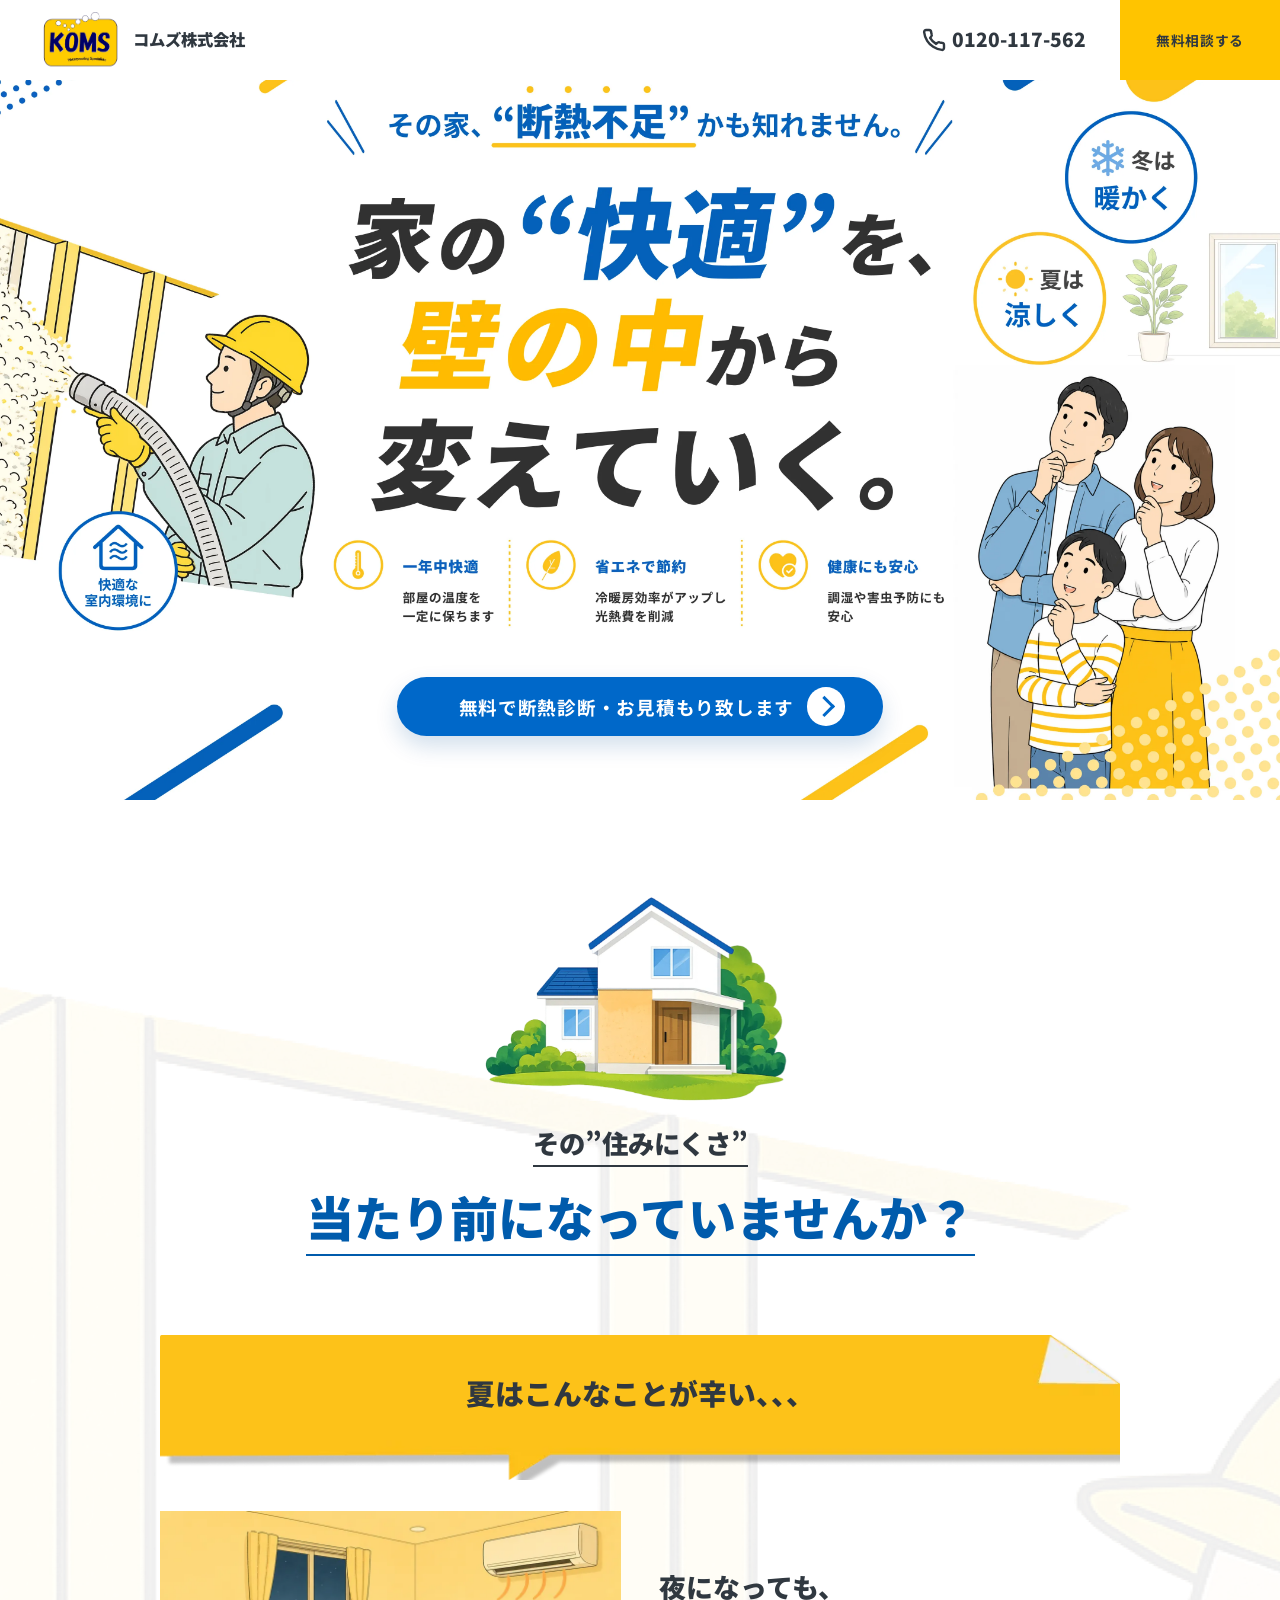
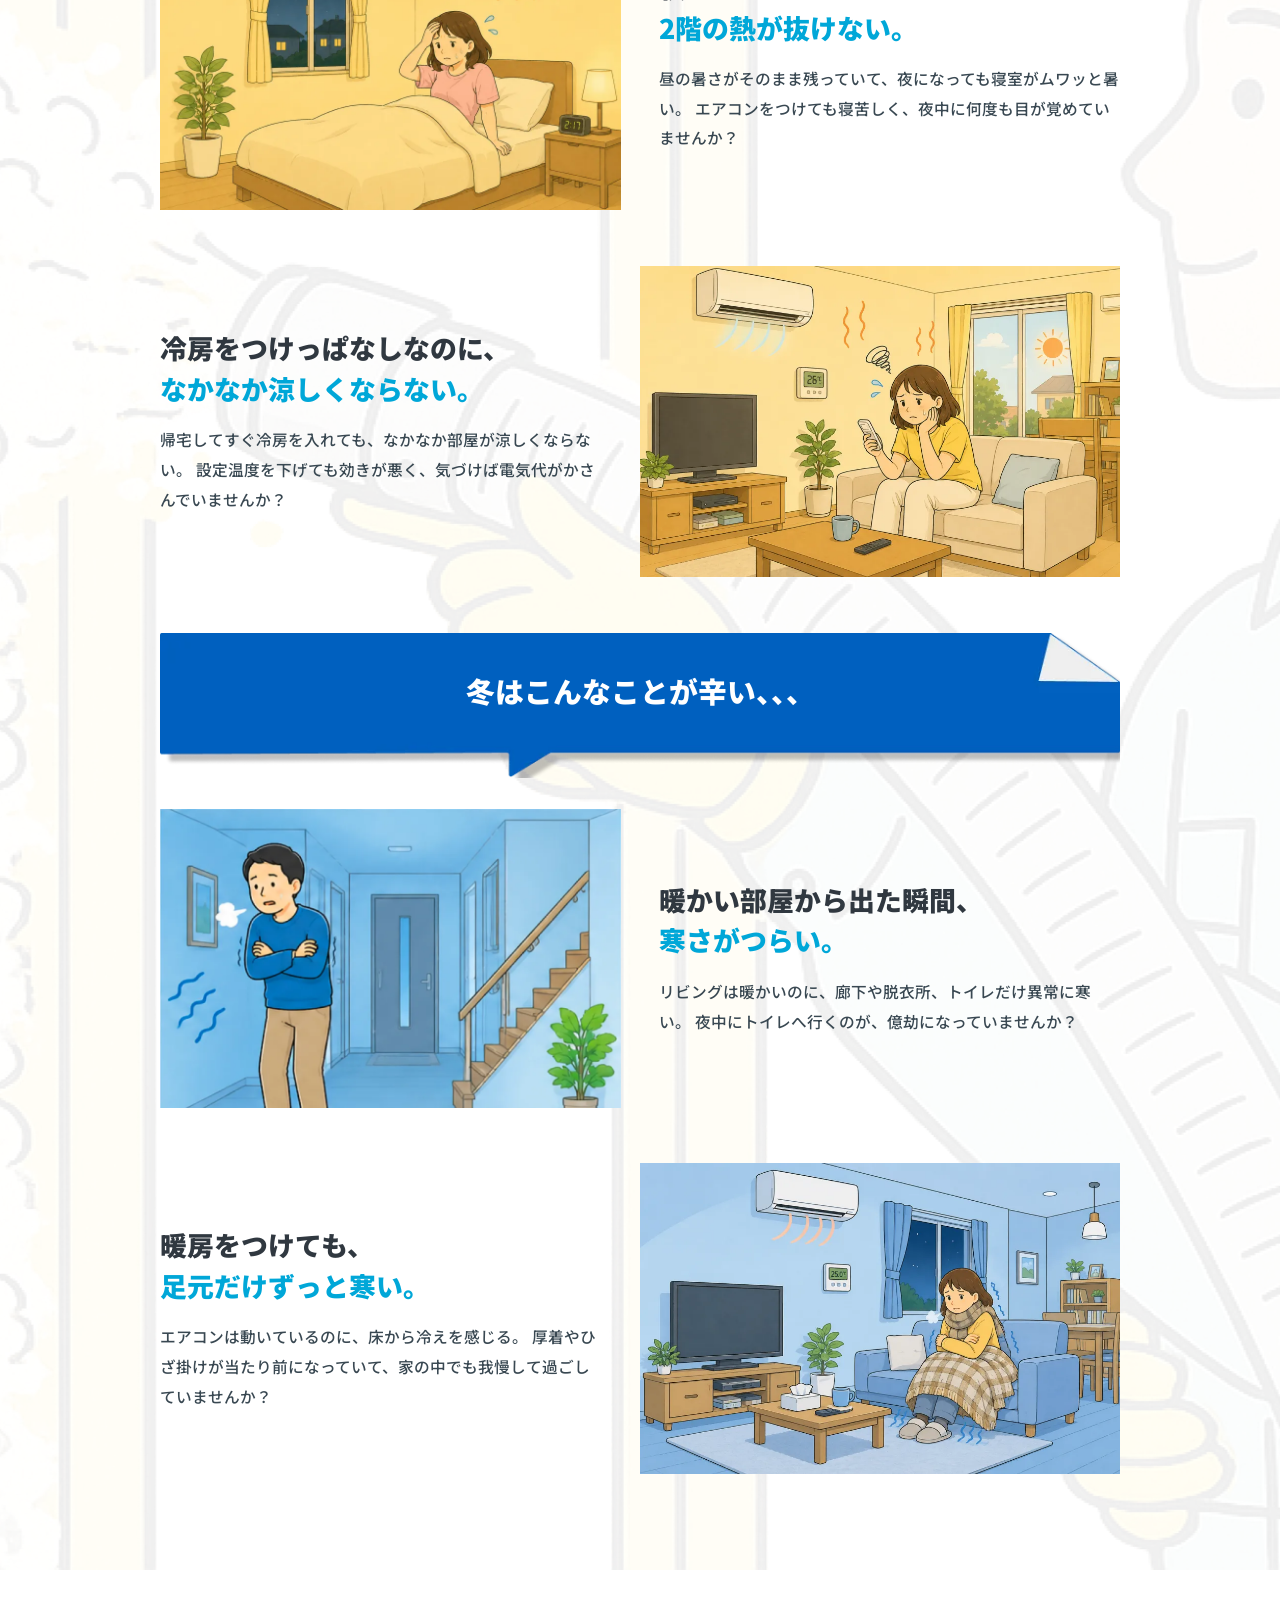
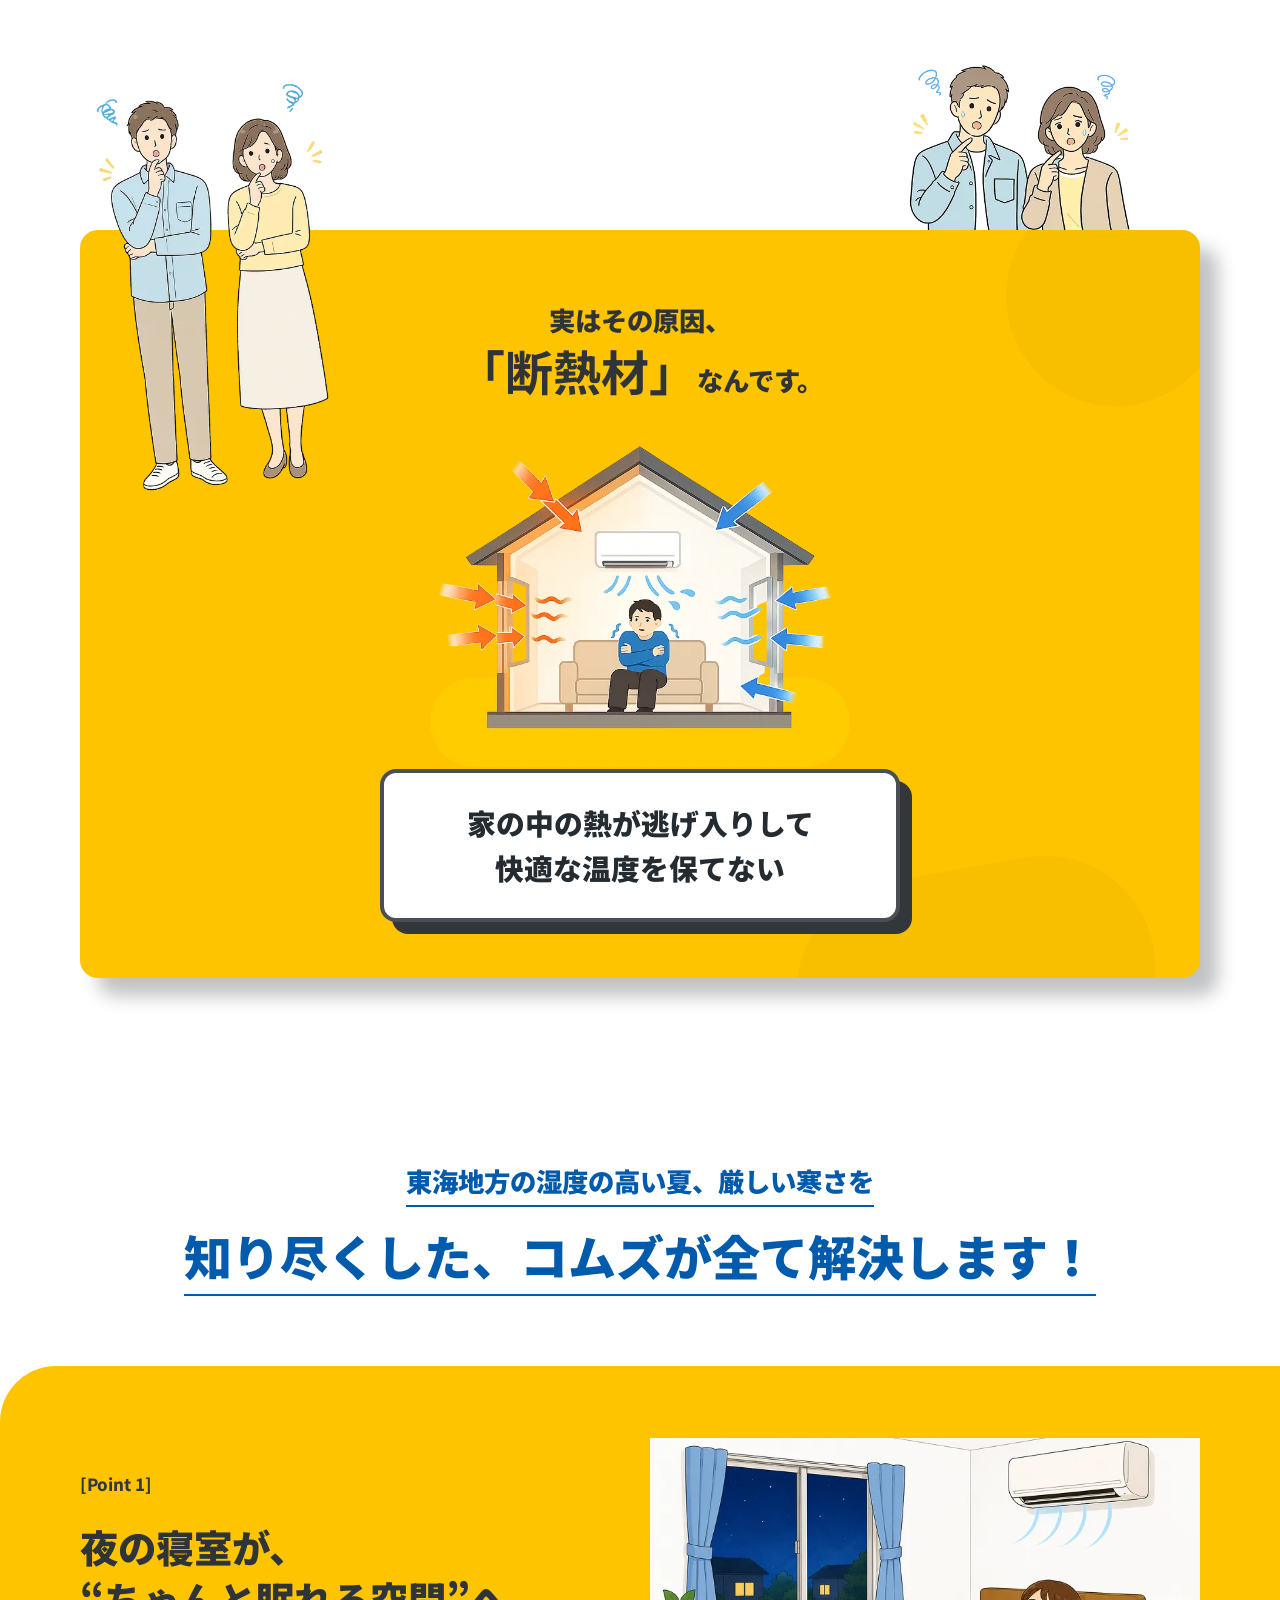
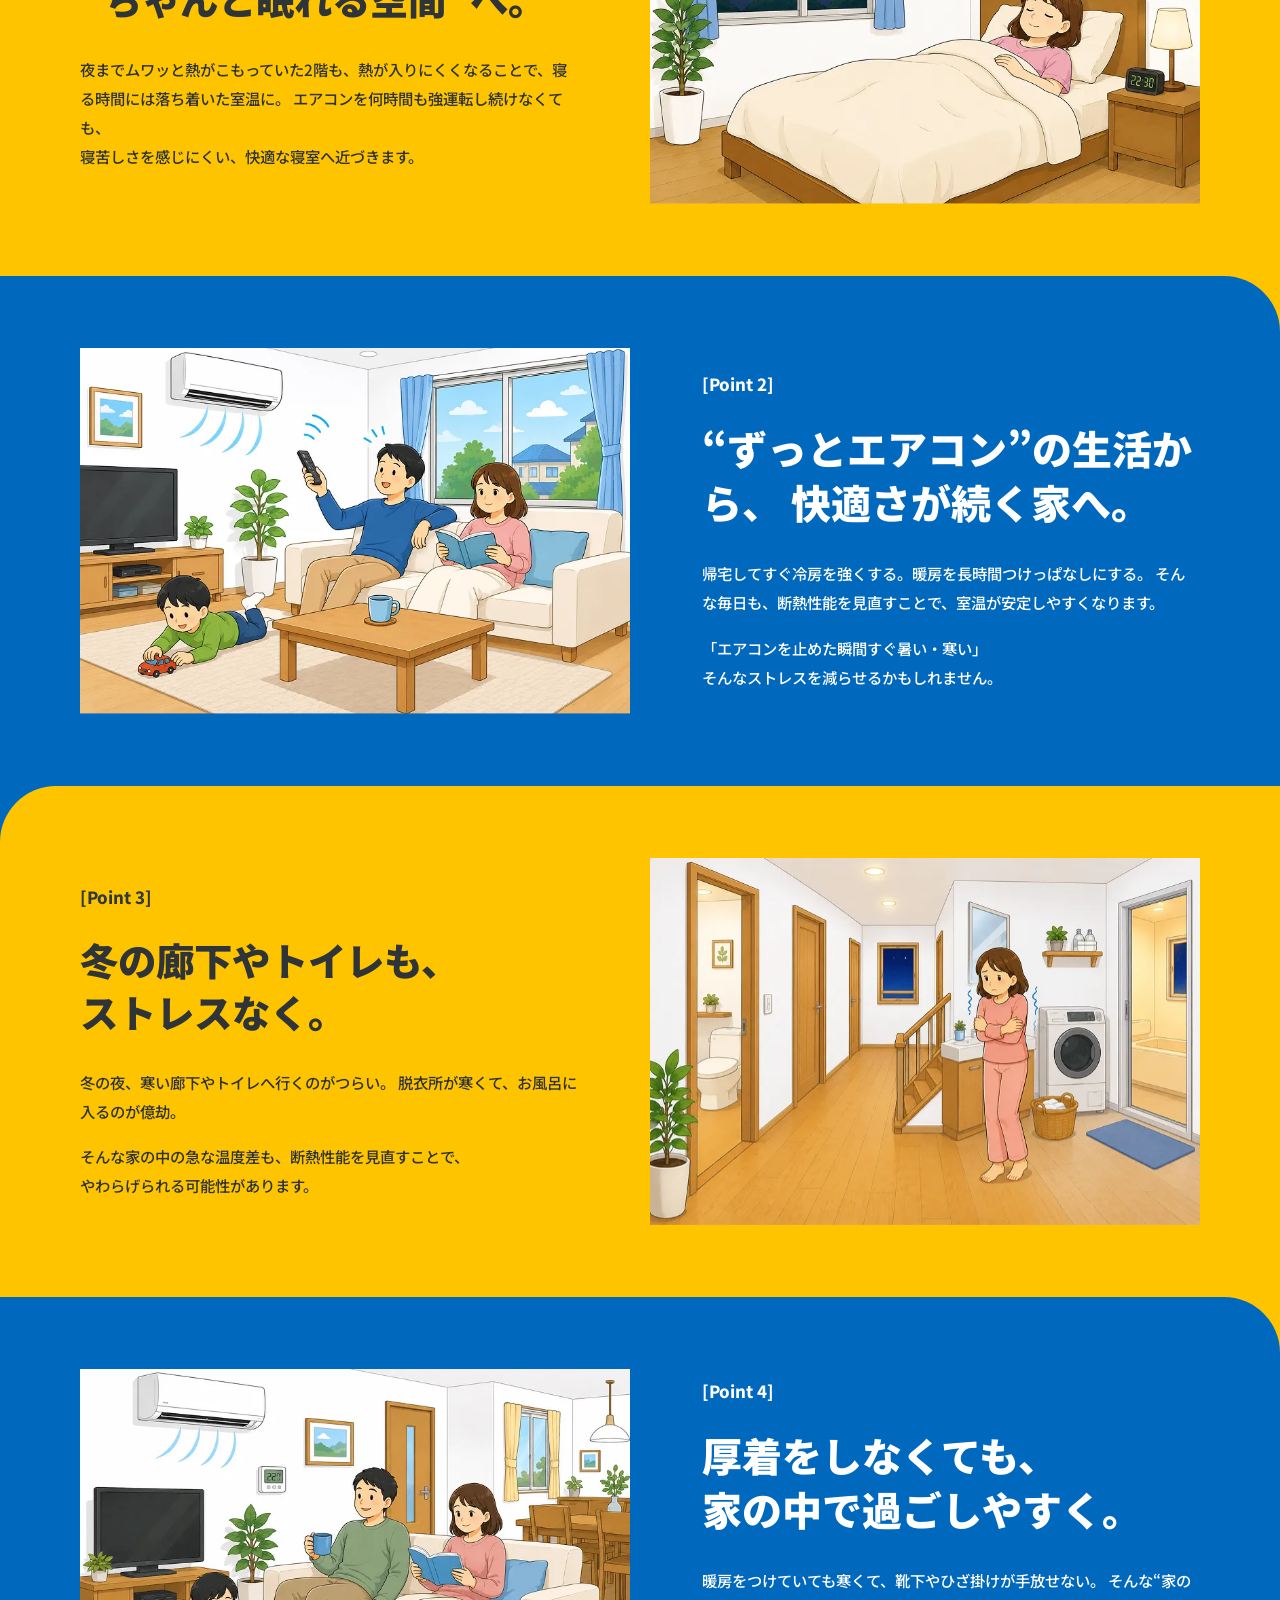
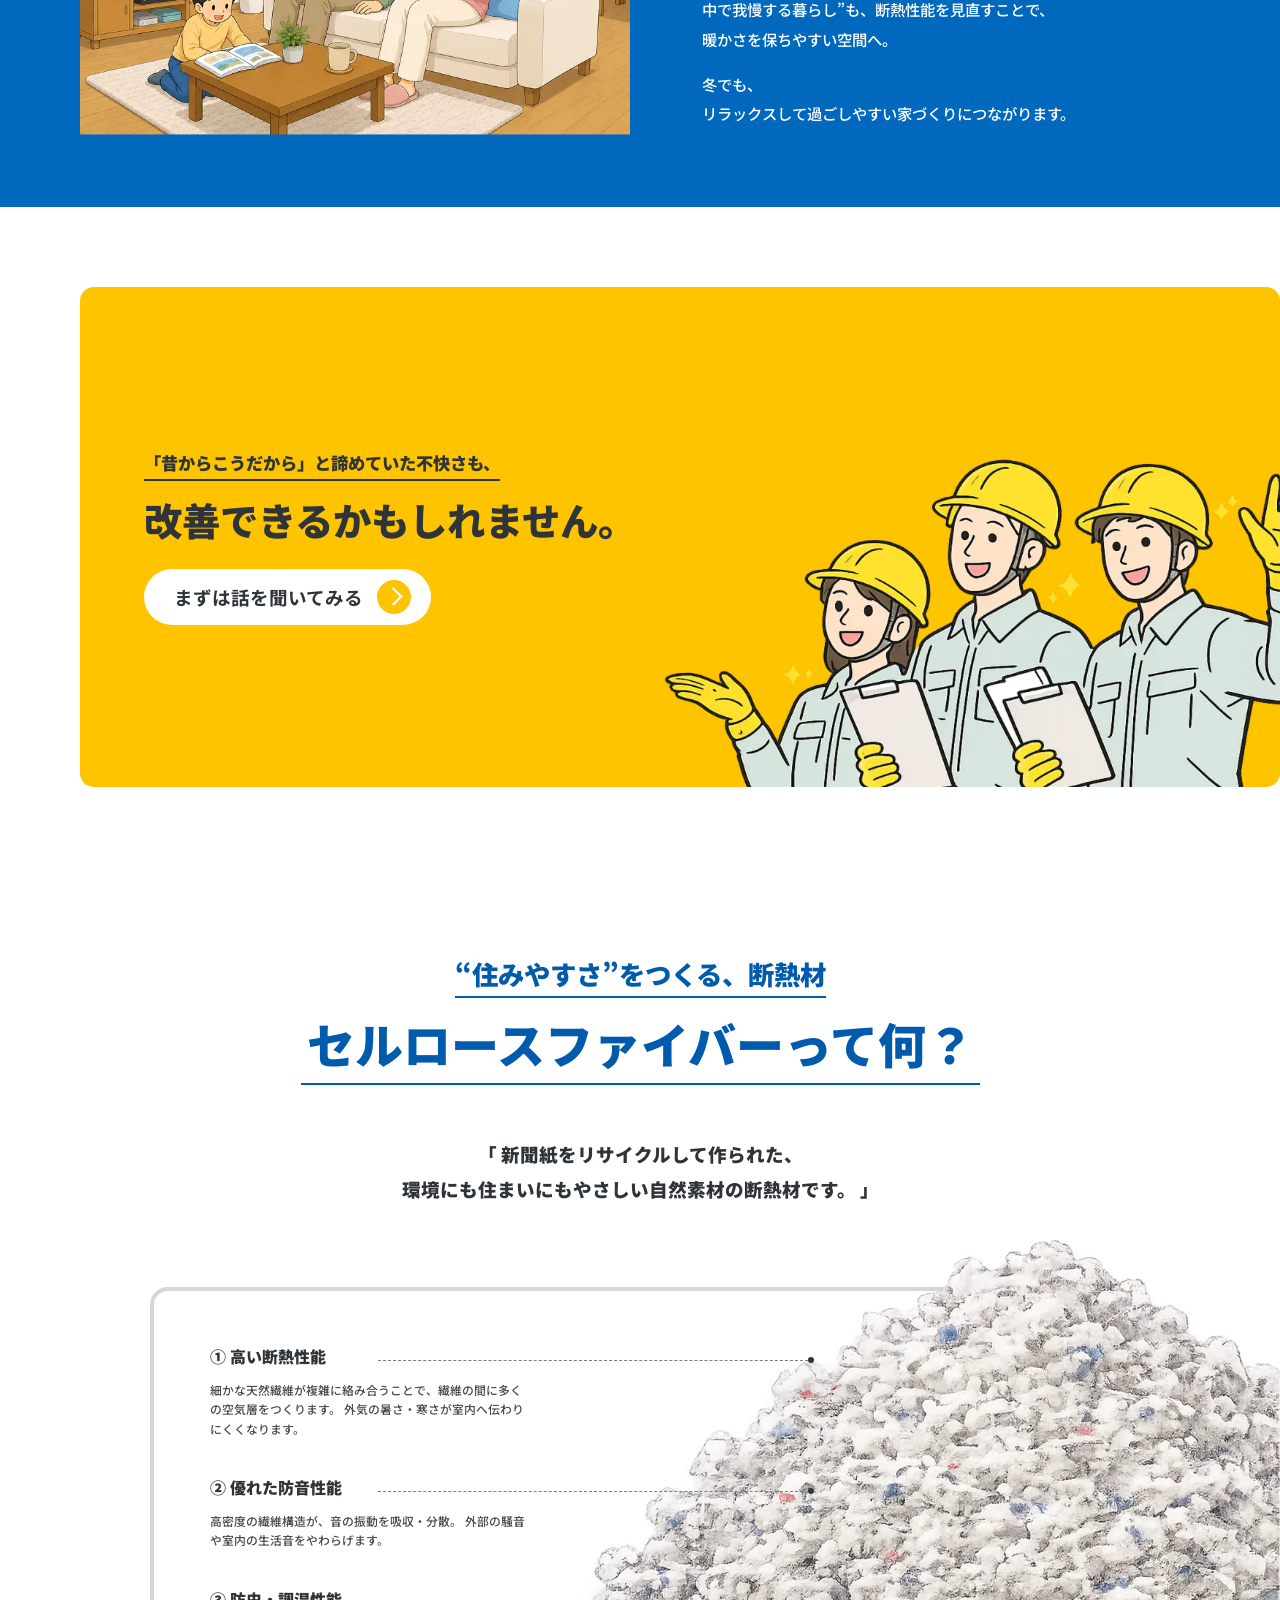
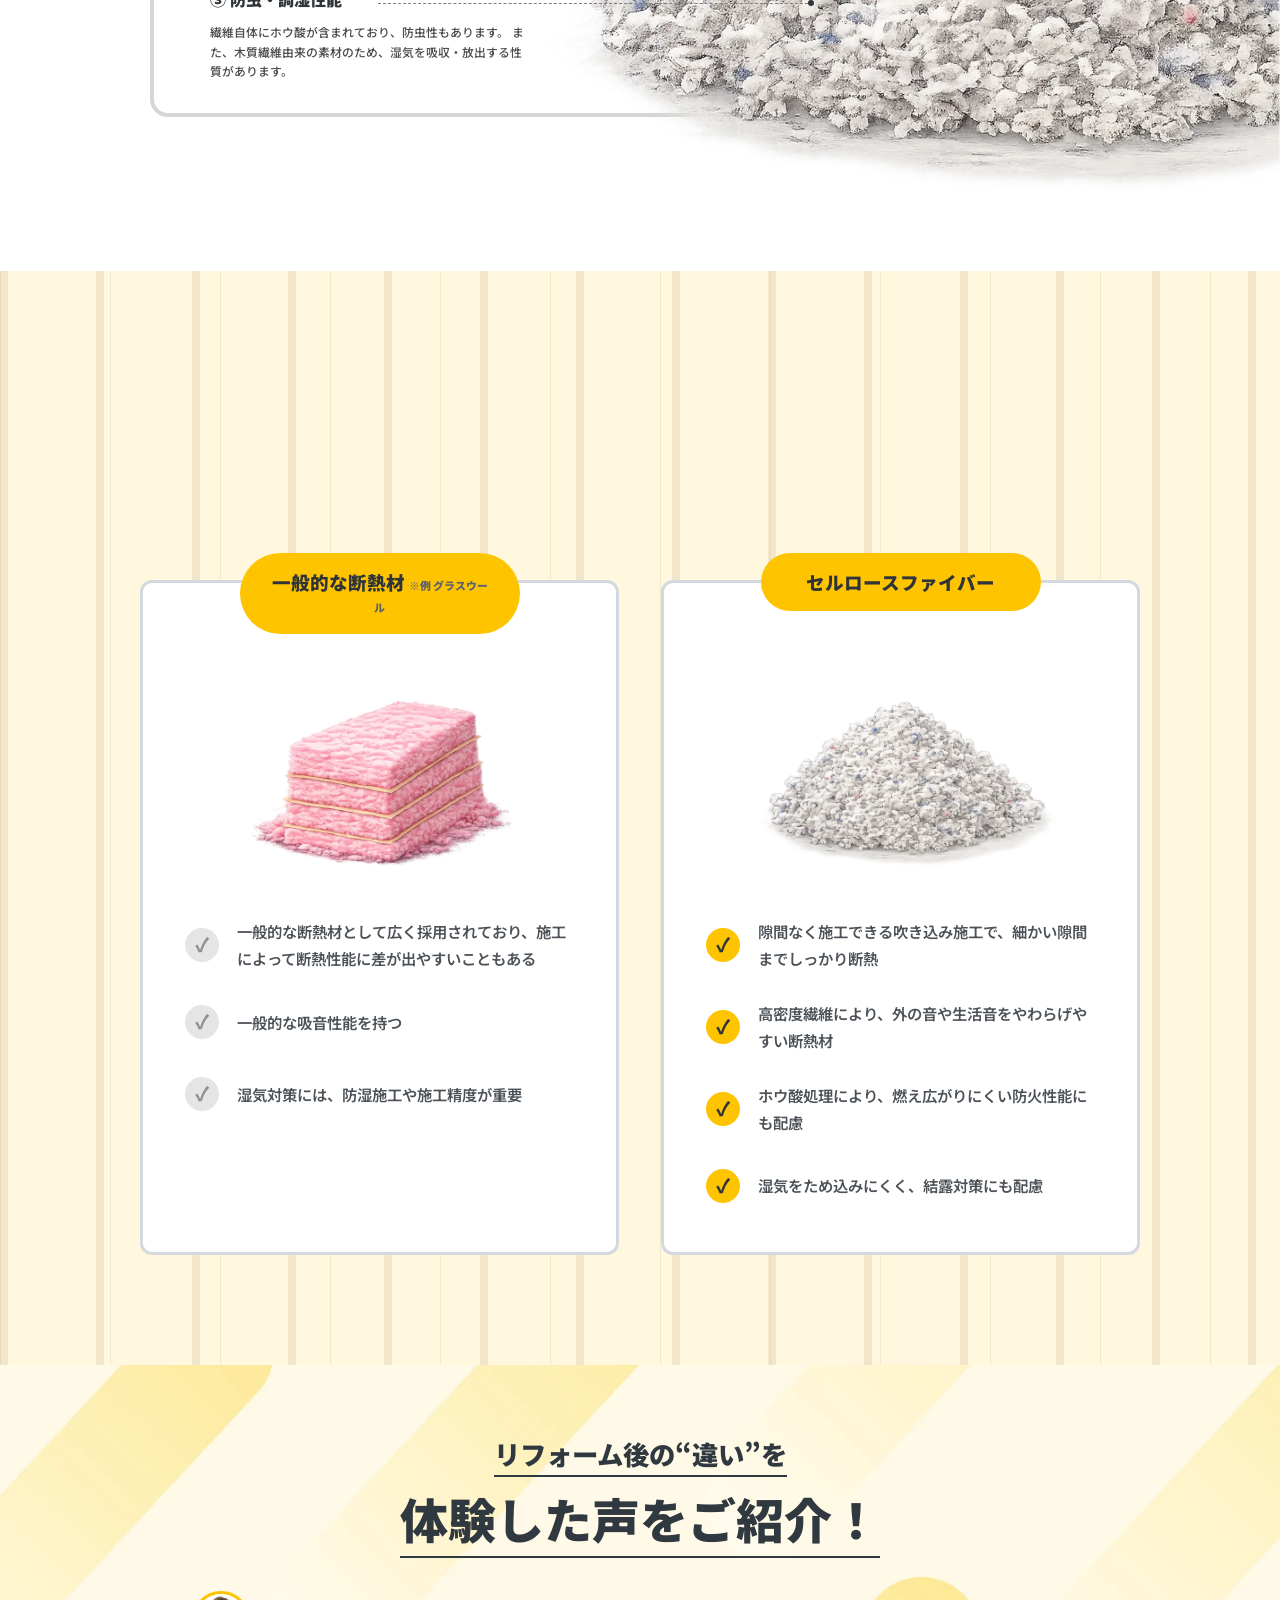
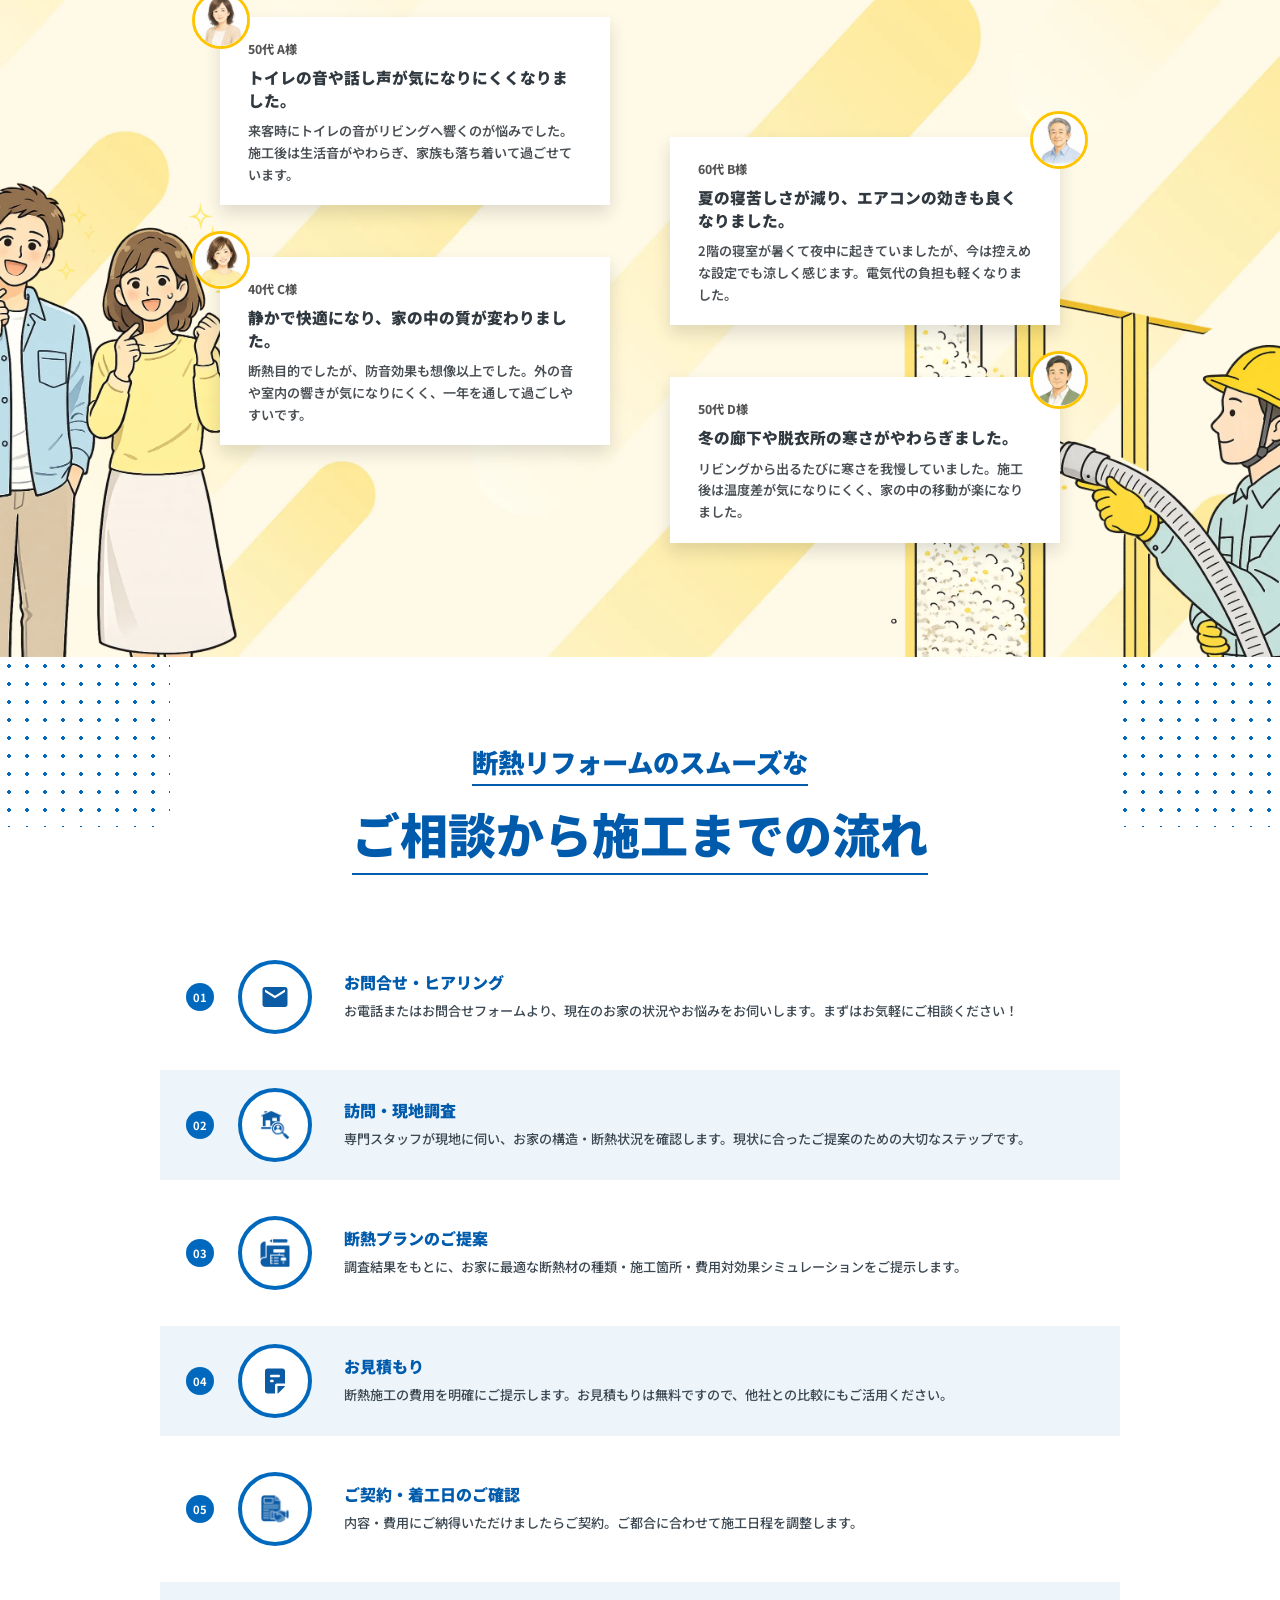
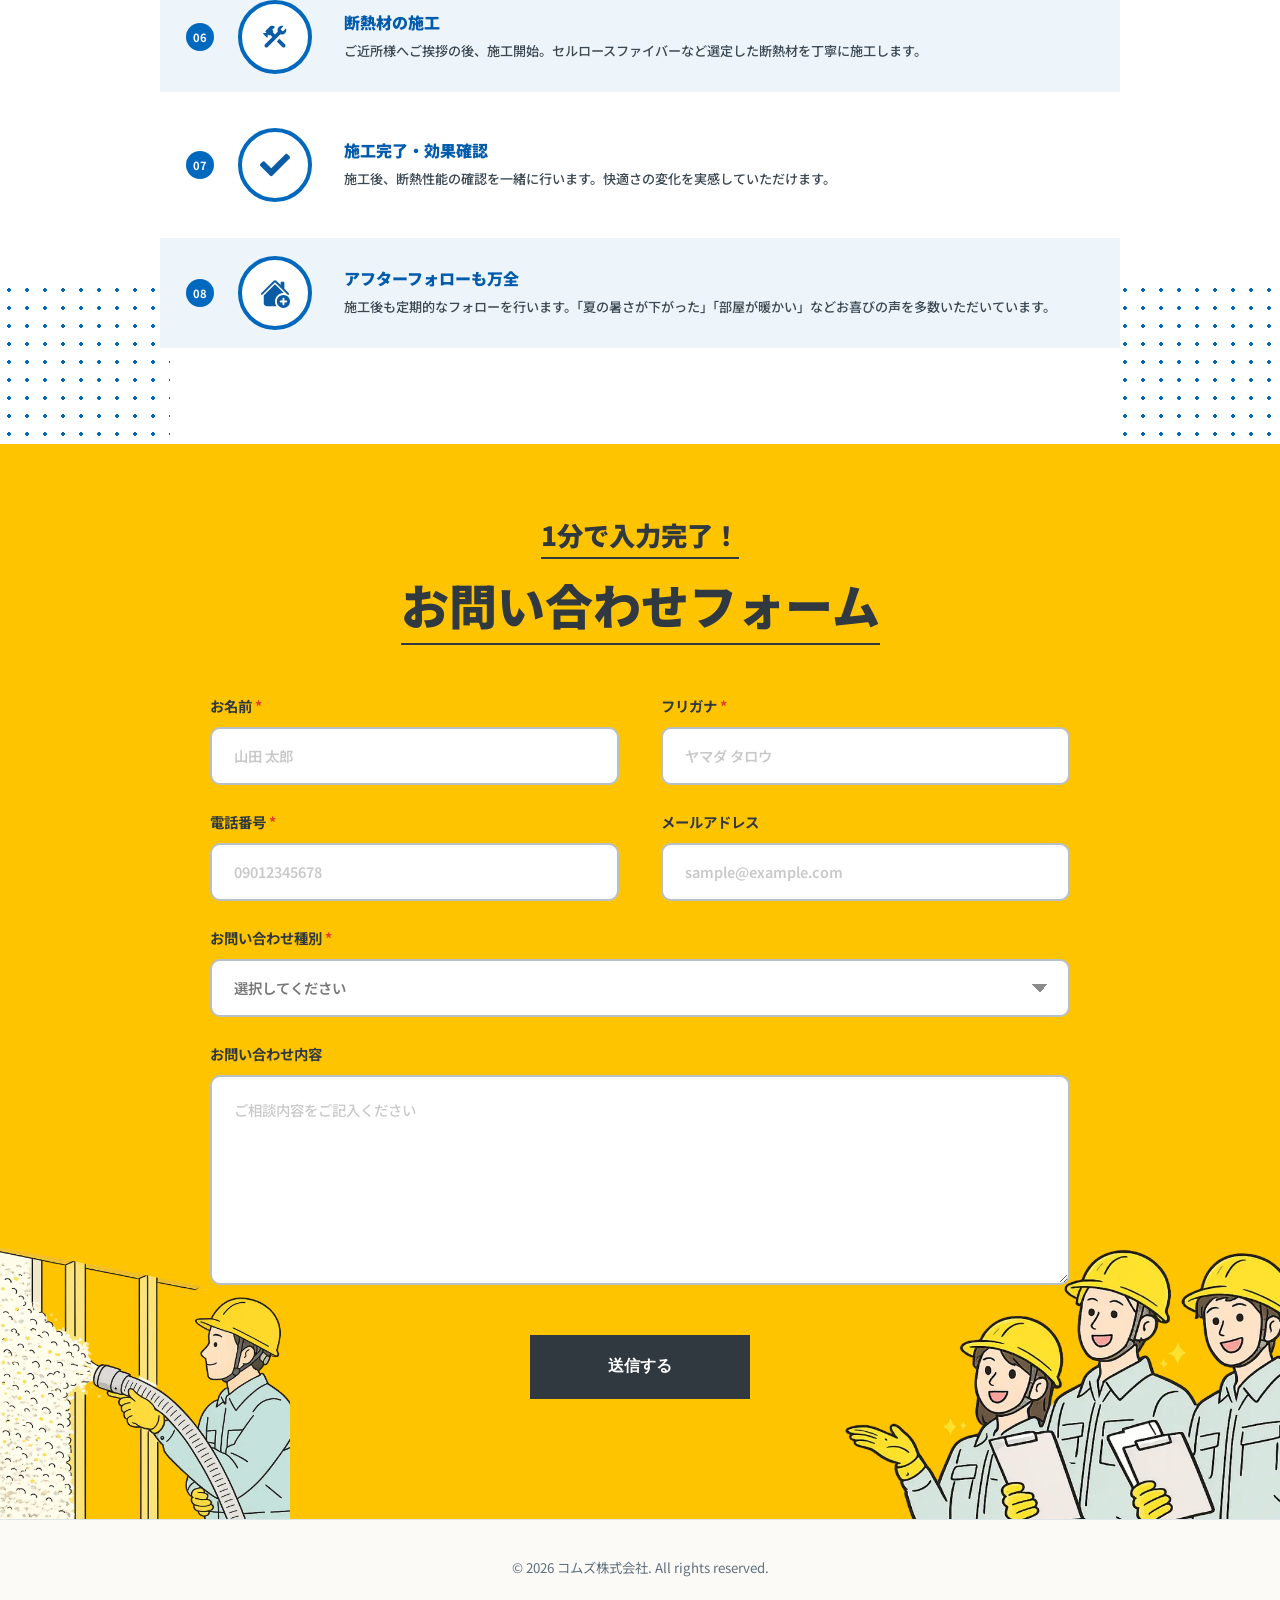
<file: index.html>
<!DOCTYPE html>
<html lang="ja">
<head>
  <meta charset="UTF-8">
  <meta name="viewport" content="width=device-width, initial-scale=1.0">
  <meta name="description" content="東海地方の気候を知るコムズ株式会社が、断熱材の見直しで夏は涼しく冬は暖かい住まいづくりをサポート。無料診断・お見積もり受付中。">
  <title>断熱リフォームで夏は涼しく冬は暖かい住まいへ｜コムズ株式会社</title>
  <meta property="og:type" content="website">
  <meta property="og:site_name" content="コムズ株式会社">
  <meta property="og:title" content="断熱リフォームで夏は涼しく冬は暖かい住まいへ｜コムズ株式会社">
  <meta property="og:description" content="東海地方の気候を知るコムズ株式会社が、断熱材の見直しで夏は涼しく冬は暖かい住まいづくりをサポート。無料診断・お見積もり受付中。">
  <meta property="og:image" content="assets/images/ogp.png">
  <meta property="og:image:width" content="2400">
  <meta property="og:image:height" content="1260">
  <meta name="twitter:card" content="summary_large_image">
  <meta name="twitter:title" content="断熱リフォームで夏は涼しく冬は暖かい住まいへ｜コムズ株式会社">
  <meta name="twitter:description" content="東海地方の気候を知るコムズ株式会社が、断熱材の見直しで夏は涼しく冬は暖かい住まいづくりをサポート。無料診断・お見積もり受付中。">
  <meta name="twitter:image" content="assets/images/ogp.png">
  <link rel="icon" href="assets/images/favicon.png" type="image/png">
  <link rel="apple-touch-icon" href="assets/images/favicon.png">
  <link rel="preconnect" href="https://fonts.googleapis.com">
  <link rel="preconnect" href="https://fonts.gstatic.com" crossorigin>
  <link href="https://fonts.googleapis.com/css2?family=Noto+Sans+JP:wght@400;500;700;900&display=swap" rel="stylesheet">
  <link rel="stylesheet" href="assets/css/style.css">
</head>
<body>
  <!-- Header -->
  <header class="site-header">
    <div class="site-header__inner">
      <a class="site-logo" href="#" aria-label="コムズ株式会社 トップへ">
        <img class="site-logo__mark" src="assets/images/logo.png" alt="">
        <span class="site-logo__name">コムズ株式会社</span>
      </a>

      <div class="header-actions">
        <a class="header-phone" href="tel:0120117562" aria-label="電話で相談する">0120-117-562</a>
        <a class="header-cta" href="#contact">無料相談する</a>
      </div>
    </div>
  </header>
  <!-- /Header -->

  <main>
    <!-- Hero -->
    <section class="hero">
      <picture>
        <source srcset="assets/images/fv-sp.webp" media="(max-width: 560px)">
        <img class="hero__image" src="assets/images/fv1.webp" alt="KOMSのファーストビュー">
      </picture>
      <a class="hero__cta" href="#contact">
        <span>無料で断熱診断・お見積もり致します</span>
        <span class="hero__cta-icon" aria-hidden="true"></span>
      </a>
    </section>
    <!-- /Hero -->

    <!-- Empathy -->
    <section class="empathy" aria-labelledby="empathy-title">
      <div class="section__inner empathy__inner">
        <img
          class="empathy__title-image"
          src="assets/images/relate-title-img.webp"
          alt="その住みにくさ、当たり前になっていませんか？"
        >

        <h2 id="empathy-title" class="empathy__title">
          <span class="empathy__title-sub">その”住みにくさ”</span>
          <span class="empathy__title-main">当たり前になっていませんか？</span>
        </h2>

        <div class="empathy__content">
          <section class="empathy-season empathy-season--summer" aria-labelledby="summer-title">
            <h3 id="summer-title" class="empathy-season__heading">
              <img src="assets/images/obi1.webp" alt="" aria-hidden="true">
              <span>夏はこんなことが辛い、、、</span>
            </h3>

            <div class="empathy-card-list">
              <article class="empathy-card empathy-card--image-left">
                <img
                  class="empathy-card__visual"
                  src="assets/images/relate-1.webp"
                  alt="夜になっても2階の熱が抜けず、寝苦しさを感じている様子"
                >

                <div class="empathy-card__body">
                  <h4>
                    夜になっても、<br>
                    <span>2階の熱が抜けない。</span>
                  </h4>
                  <p>
                    昼の暑さがそのまま残っていて、夜になっても寝室がムワッと暑い。
                    エアコンをつけても寝苦しく、夜中に何度も目が覚めていませんか？
                  </p>
                </div>
              </article>

              <article class="empathy-card empathy-card--image-right">
                <div class="empathy-card__body">
                  <h4>
                    冷房をつけっぱなしなのに、<br>
                    <span>なかなか涼しくならない。</span>
                  </h4>
                  <p>
                    帰宅してすぐ冷房を入れても、なかなか部屋が涼しくならない。
                    設定温度を下げても効きが悪く、気づけば電気代がかさんでいませんか？
                  </p>
                </div>

                <img
                  class="empathy-card__visual"
                  src="assets/images/relate-2.webp"
                  alt="冷房をつけても部屋がなかなか涼しくならない様子"
                >
              </article>
            </div>
          </section>

          <section class="empathy-season empathy-season--winter" aria-labelledby="winter-title">
            <h3 id="winter-title" class="empathy-season__heading">
              <img src="assets/images/obi2.webp" alt="" aria-hidden="true">
              <span>冬はこんなことが辛い、、、</span>
            </h3>

            <div class="empathy-card-list">
              <article class="empathy-card empathy-card--image-left">
                <img
                  class="empathy-card__visual"
                  src="assets/images/relate-3.webp"
                  alt="暖房をつけても足元だけ寒く感じている様子"
                >

                <div class="empathy-card__body">
                  <h4>
                    暖かい部屋から出た瞬間、<br>
                    <span>寒さがつらい。</span>
                  </h4>
                  <p>
                    リビングは暖かいのに、廊下や脱衣所、トイレだけ異常に寒い。
                    夜中にトイレへ行くのが、億劫になっていませんか？
                  </p>
                </div>
              </article>

              <article class="empathy-card empathy-card--image-right">
                <div class="empathy-card__body">
                  <h4>
                    暖房をつけても、<br>
                    <span>足元だけずっと寒い。</span>
                  </h4>
                  <p>
                    エアコンは動いているのに、床から冷えを感じる。
                    厚着やひざ掛けが当たり前になっていて、家の中でも我慢して過ごしていませんか？
                  </p>
                </div>

                <img
                  class="empathy-card__visual"
                  src="assets/images/relate-4.webp"
                  alt="暖かい部屋から出た瞬間に寒さを感じる様子"
                >
              </article>
            </div>
          </section>
        </div>
      </div>
    </section>
    <!-- /Empathy -->

    <!-- Problem -->
    <section class="problem" aria-labelledby="problem-title">
      <div class="section__inner problem__inner">
        <img
          class="problem__people problem__people--left"
          src="assets/images/ploblem-1.webp"
          alt=""
          aria-hidden="true"
        >

        <img
          class="problem__people problem__people--right"
          src="assets/images/ploblem-2.webp"
          alt=""
          aria-hidden="true"
        >

        <div class="problem__panel">
          <h2 id="problem-title" class="problem__title">
            <span>実はその原因、</span>
            <strong>「断熱材」</strong>
            <span>なんです。</span>
          </h2>

          <img
            class="problem__main-image"
            src="assets/images/ploblem-main-img.webp"
            alt="断熱材が原因で家の中の熱が逃げ入りしている図"
          >

          <p class="problem__message">
            家の中の熱が逃げ入りして<br>
            快適な温度を保てない
          </p>
        </div>
      </div>
    </section>
    <!-- /Problem -->

    <!-- Solution -->
    <section class="solution" aria-labelledby="solution-title">
      <div class="solution__heading">
        <p>東海地方の湿度の高い夏、厳しい寒さを</p>
        <h2 id="solution-title">知り尽くした、コムズが全て解決します！</h2>
      </div>

      <div class="solution__blocks">
        <article class="solution-block solution-block--yellow">
          <div class="section__inner solution-block__inner">
            <div class="solution-block__text">
              <span class="solution-block__label">[Point 1]</span>
              <h3>
                夜の寝室が、<br>
                “ちゃんと眠れる空間”へ。
              </h3>
              <p>
                夜までムワッと熱がこもっていた2階も、熱が入りにくくなることで、寝る時間には落ち着いた室温に。
                エアコンを何時間も強運転し続けなくても、<br>
                寝苦しさを感じにくい、快適な寝室へ近づきます。
              </p>
            </div>

            <img
              class="solution-block__image"
              src="assets/images/point1.webp"
              alt="夜の寝室で快適に眠っている様子"
            >
          </div>
        </article>

        <article class="solution-block solution-block--blue">
          <div class="section__inner solution-block__inner">
            <img
              class="solution-block__image"
              src="assets/images/point2.webp"
              alt="家族がエアコンの効いたリビングで快適に過ごしている様子"
            >

            <div class="solution-block__text">
              <span class="solution-block__label">[Point 2]</span>
              <h3 class="solution-block__title--large">
                “ずっとエアコン”の生活から、
                快適さが続く家へ。
              </h3>
              <p>
                帰宅してすぐ冷房を強くする。暖房を長時間つけっぱなしにする。
                そんな毎日も、断熱性能を見直すことで、室温が安定しやすくなります。
              </p>
              <p>
                「エアコンを止めた瞬間すぐ暑い・寒い」<br>
                そんなストレスを減らせるかもしれません。
              </p>
            </div>
          </div>
        </article>

        <article class="solution-block solution-block--yellow solution-block--point3">
          <div class="section__inner solution-block__inner">
            <div class="solution-block__text">
              <span class="solution-block__label">[Point 3]</span>
              <h3>
                冬の廊下やトイレも、<br>
                ストレスなく。
              </h3>
              <p>
                冬の夜、寒い廊下やトイレへ行くのがつらい。
                脱衣所が寒くて、お風呂に入るのが億劫。
              </p>
              <p>
                そんな家の中の急な温度差も、断熱性能を見直すことで、<br>
                やわらげられる可能性があります。
              </p>
            </div>

            <img
              class="solution-block__image"
              src="assets/images/point3.webp"
              alt="夜の寝室で快適に眠っている様子"
            >
          </div>
        </article>

        <article class="solution-block solution-block--blue">
          <div class="section__inner solution-block__inner">
            <img
              class="solution-block__image"
              src="assets/images/point4.webp"
              alt="家族がエアコンの効いたリビングで快適に過ごしている様子"
            >

            <div class="solution-block__text">
              <span class="solution-block__label">[Point 4]</span>
              <h3 class="solution-block__title--large">
                厚着をしなくても、<br>
                家の中で過ごしやすく。
              </h3>
              <p>
                暖房をつけていても寒くて、靴下やひざ掛けが手放せない。
                そんな“家の中で我慢する暮らし”も、断熱性能を見直すことで、<br>
                暖かさを保ちやすい空間へ。
              </p>
              <p>
                冬でも、<br>
                リラックスして過ごしやすい家づくりにつながります。
              </p>
            </div>
          </div>
        </article>
      </div>
    </section>
    <!-- /Solution -->

    <!-- CTA -->
    <section class="cta-section" aria-labelledby="cta-title">
      <div class="section__inner cta-section__inner">
        <div class="cta-section__content">
          <p class="cta-section__eyebrow">「昔からこうだから」と諦めていた不快さも、</p>
          <h2 id="cta-title">改善できるかもしれません。</h2>
          <a class="cta-section__button" href="#contact">
            まずは話を聞いてみる
            <span aria-hidden="true"></span>
          </a>
        </div>

        <img
          class="cta-section__image"
          src="assets/images/cta-img.webp"
          alt="相談に応じるスタッフ"
        >
      </div>
    </section>
    <!-- /CTA -->

    <!-- Material -->
    <section class="material" aria-labelledby="material-title">
      <div class="section__inner material__inner">
        <div class="material__heading">
          <p>“住みやすさ”をつくる、断熱材</p><br>
          <h2 id="material-title">セルロースファイバーって何？</h2>
        </div>

        <p class="material__lead">
          「 新聞紙をリサイクルして作られた、<br>
          環境にも住まいにもやさしい自然素材の断熱材です。 」
        </p>

        <div class="material-card">
          <div class="material-card__points">
            <article class="material-point">
              <h3>① 高い断熱性能</h3>
              <p>
                細かな天然繊維が複雑に絡み合うことで、繊維の間に多くの空気層をつくります。
                外気の暑さ・寒さが室内へ伝わりにくくなります。
              </p>
            </article>

            <article class="material-point">
              <h3>② 優れた防音性能</h3>
              <p>
                高密度の繊維構造が、音の振動を吸収・分散。
                外部の騒音や室内の生活音をやわらげます。
              </p>
            </article>

            <article class="material-point">
              <h3>③ 防虫・調湿性能</h3>
              <p>
                繊維自体にホウ酸が含まれており、防虫性もあります。
                また、木質繊維由来の素材のため、湿気を吸収・放出する性質があります。
              </p>
            </article>
          </div>

          <div class="material-card__visual">
            <img src="assets/images/dannetsu.webp" alt="セルロースファイバー断熱材">
          </div>
        </div>

        <p class="material__note">※ 弊社では木質繊維の断熱材も取り扱いしております。</p>
      </div>
    </section>
    <!-- /Material -->

    <!-- Compare -->
    <section class="compare" aria-labelledby="compare-title">
      <div class="section__inner compare__inner">
        <div class="compare__heading">
          <p>今の家の断熱材と</p>
          <h2 id="compare-title">比べて、何が違うの？</h2>
        </div>

        <div class="compare-cards">
          <article class="compare-card">
            <h3>一般的な断熱材 <small>※例 グラスウール</small></h3>
            <img
              class="compare-card__image"
              src="assets/images/grass.webp"
              alt="一般的な断熱材の例"
            >
            <ul class="compare-list">
              <li>一般的な断熱材として広く採用されており、施工によって断熱性能に差が出やすいこともある</li>
              <li>一般的な吸音性能を持つ</li>
              <li>湿気対策には、防湿施工や施工精度が重要</li>
            </ul>
          </article>

          <article class="compare-card compare-card--primary">
            <h3>セルロースファイバー</h3>
            <img
              class="compare-card__image"
              src="assets/images/sel.webp"
              alt="セルロースファイバー"
            >
            <ul class="compare-list compare-list--primary">
              <li>隙間なく施工できる吹き込み施工で、細かい隙間までしっかり断熱</li>
              <li>高密度繊維により、外の音や生活音をやわらげやすい断熱材</li>
              <li>ホウ酸処理により、燃え広がりにくい防火性能にも配慮</li>
              <li>湿気をため込みにくく、結露対策にも配慮</li>
            </ul>
          </article>
        </div>
      </div>
    </section>
    <!-- /Compare -->

    <!-- Voice -->
    <section class="voice" aria-labelledby="voice-title">
      <div class="section__inner voice__inner">
        <div class="voice__heading">
          <p>リフォーム後の“違い”を</p><br>
          <h2 id="voice-title">体験した声をご紹介！</h2>
        </div>

        <div class="voice-cards">
          <article class="voice-card voice-card--one">
            <span class="voice-card__avatar" aria-hidden="true">
              <img src="assets/images/voice-avatar-a.webp" alt="">
            </span>
            <p class="voice-card__name">50代 A様</p>
            <h3 class="voice-card__title">トイレの音や話し声が気になりにくくなりました。</h3>
            <p>来客時にトイレの音がリビングへ響くのが悩みでした。施工後は生活音がやわらぎ、家族も落ち着いて過ごせています。</p>
          </article>

          <article class="voice-card voice-card--two">
            <span class="voice-card__avatar" aria-hidden="true">
              <img src="assets/images/voice-avatar-b.webp" alt="">
            </span>
            <p class="voice-card__name">60代 B様</p>
            <h3 class="voice-card__title">夏の寝苦しさが減り、エアコンの効きも良くなりました。</h3>
            <p>2階の寝室が暑くて夜中に起きていましたが、今は控えめな設定でも涼しく感じます。電気代の負担も軽くなりました。</p>
          </article>

          <article class="voice-card voice-card--three">
            <span class="voice-card__avatar" aria-hidden="true">
              <img src="assets/images/voice-avatar-c.webp" alt="">
            </span>
            <p class="voice-card__name">40代 C様</p>
            <h3 class="voice-card__title">静かで快適になり、家の中の質が変わりました。</h3>
            <p>断熱目的でしたが、防音効果も想像以上でした。外の音や室内の響きが気になりにくく、一年を通して過ごしやすいです。</p>
          </article>

          <article class="voice-card voice-card--four">
            <span class="voice-card__avatar" aria-hidden="true">
              <img src="assets/images/voice-avatar-d.webp" alt="">
            </span>
            <p class="voice-card__name">50代 D様</p>
            <h3 class="voice-card__title">冬の廊下や脱衣所の寒さがやわらぎました。</h3>
            <p>リビングから出るたびに寒さを我慢していました。施工後は温度差が気になりにくく、家の中の移動が楽になりました。</p>
          </article>
        </div>

        <img
          class="voice__people"
          src="assets/images/image 3.webp"
          alt="相談する夫婦"
        >

        <img
          class="voice__work"
          src="assets/images/image 2.webp"
          alt="断熱施工の様子"
        >
      </div>
    </section>
    <!-- /Voice -->

    <!-- Process -->
    <section class="process" aria-labelledby="process-title">
      <div class="section__inner process__inner">
        <div class="process__heading">
          <p>断熱リフォームのスムーズな</p><br>
          <h2 id="process-title">ご相談から施工までの流れ</h2>
        </div>

        <ol class="process-list">
          <li>
            <span class="process-list__number">01</span>
            <span class="process-list__icon" aria-hidden="true">
              <img src="assets/images/flow1.svg" alt="">
            </span>
            <div>
              <h3>お問合せ・ヒアリング</h3>
              <p>お電話またはお問合せフォームより、現在のお家の状況やお悩みをお伺いします。まずはお気軽にご相談ください！</p>
            </div>
          </li>

          <li>
            <span class="process-list__number">02</span>
            <span class="process-list__icon" aria-hidden="true">
              <img src="assets/images/flow2.svg" alt="">
            </span>
            <div>
              <h3>訪問・現地調査</h3>
              <p>専門スタッフが現地に伺い、お家の構造・断熱状況を確認します。現状に合ったご提案のための大切なステップです。</p>
            </div>
          </li>

          <li>
            <span class="process-list__number">03</span>
            <span class="process-list__icon" aria-hidden="true">
              <img src="assets/images/flow3.svg" alt="">
            </span>
            <div>
              <h3>断熱プランのご提案</h3>
              <p>調査結果をもとに、お家に最適な断熱材の種類・施工箇所・費用対効果シミュレーションをご提示します。</p>
            </div>
          </li>

          <li>
            <span class="process-list__number">04</span>
            <span class="process-list__icon" aria-hidden="true">
              <img src="assets/images/flow4.svg" alt="">
            </span>
            <div>
              <h3>お見積もり</h3>
              <p>断熱施工の費用を明確にご提示します。お見積もりは無料ですので、他社との比較にもご活用ください。</p>
            </div>
          </li>

          <li>
            <span class="process-list__number">05</span>
            <span class="process-list__icon" aria-hidden="true">
              <img src="assets/images/flow5.svg" alt="">
            </span>
            <div>
              <h3>ご契約・着工日のご確認</h3>
              <p>内容・費用にご納得いただけましたらご契約。ご都合に合わせて施工日程を調整します。</p>
            </div>
          </li>

          <li>
            <span class="process-list__number">06</span>
            <span class="process-list__icon" aria-hidden="true">
              <img src="assets/images/flow6.svg" alt="">
            </span>
            <div>
              <h3>断熱材の施工</h3>
              <p>ご近所様へご挨拶の後、施工開始。セルロースファイバーなど選定した断熱材を丁寧に施工します。</p>
            </div>
          </li>

          <li>
            <span class="process-list__number">07</span>
            <span class="process-list__icon" aria-hidden="true">
              <img src="assets/images/flow7.svg" alt="">
            </span>
            <div>
              <h3>施工完了・効果確認</h3>
              <p>施工後、断熱性能の確認を一緒に行います。快適さの変化を実感していただけます。</p>
            </div>
          </li>

          <li>
            <span class="process-list__number">08</span>
            <span class="process-list__icon" aria-hidden="true">
              <img src="assets/images/flow8.svg" alt="">
            </span>
            <div>
              <h3>アフターフォローも万全</h3>
              <p>施工後も定期的なフォローを行います。「夏の暑さが下がった」「部屋が暖かい」などお喜びの声を多数いただいています。</p>
            </div>
          </li>
        </ol>
      </div>
    </section>
    <!-- /Process -->

    <!-- Contact -->
    <section id="contact" class="contact-form" aria-labelledby="contact-title">
      <div class="section__inner contact-form__inner">
        <div class="contact-form__heading">
          <p>1分で入力完了！</p><br>
          <h2 id="contact-title">お問い合わせフォーム</h2>
        </div>

        <form class="contact-form__body" action="https://formspree.io/f/xkoljlyz" method="POST">
          <input type="hidden" name="_subject" value="KOMSサイトからのお問い合わせ">
          <input class="contact-form__trap" type="text" name="_gotcha" tabindex="-1" autocomplete="off">

          <div class="contact-form__grid">
            <label>
              <span>お名前 <b>*</b></span>
              <input type="text" name="name" placeholder="山田 太郎" autocomplete="name" required>
            </label>

            <label>
              <span>フリガナ <b>*</b></span>
              <input type="text" name="kana" placeholder="ヤマダ タロウ" required>
            </label>

            <label>
              <span>電話番号 <b>*</b></span>
              <input type="tel" name="tel" placeholder="09012345678" autocomplete="tel" required>
            </label>

            <label>
              <span>メールアドレス</span>
              <input type="email" name="email" placeholder="sample@example.com" autocomplete="email">
            </label>
          </div>

          <label>
            <span>お問い合わせ種別 <b>*</b></span>
            <select name="category" required>
              <option value="">選択してください</option>
              <option value="断熱リフォームの相談">断熱リフォームの相談</option>
              <option value="現地調査の相談">現地調査の相談</option>
              <option value="見積もり相談">見積もり相談</option>
              <option value="その他">その他</option>
            </select>
          </label>

          <label>
            <span>お問い合わせ内容</span>
            <textarea name="message" placeholder="ご相談内容をご記入ください"></textarea>
          </label>

          <button class="contact-form__submit" type="submit">送信する</button>
        </form>

        <img class="contact-form__worker contact-form__worker--left" src="assets/images/image 2.webp" alt="" aria-hidden="true">
        <img class="contact-form__worker contact-form__worker--right" src="assets/images/cta-img.webp" alt="" aria-hidden="true">
      </div>
    </section>
    <!-- /Contact -->
  </main>

  <!-- Footer -->
  <footer class="site-footer">
    <small>&copy; 2026 コムズ株式会社. All rights reserved.</small>
  </footer>
  <!-- /Footer -->

  <script src="assets/js/main.js"></script>
</body>
</html>
</file>
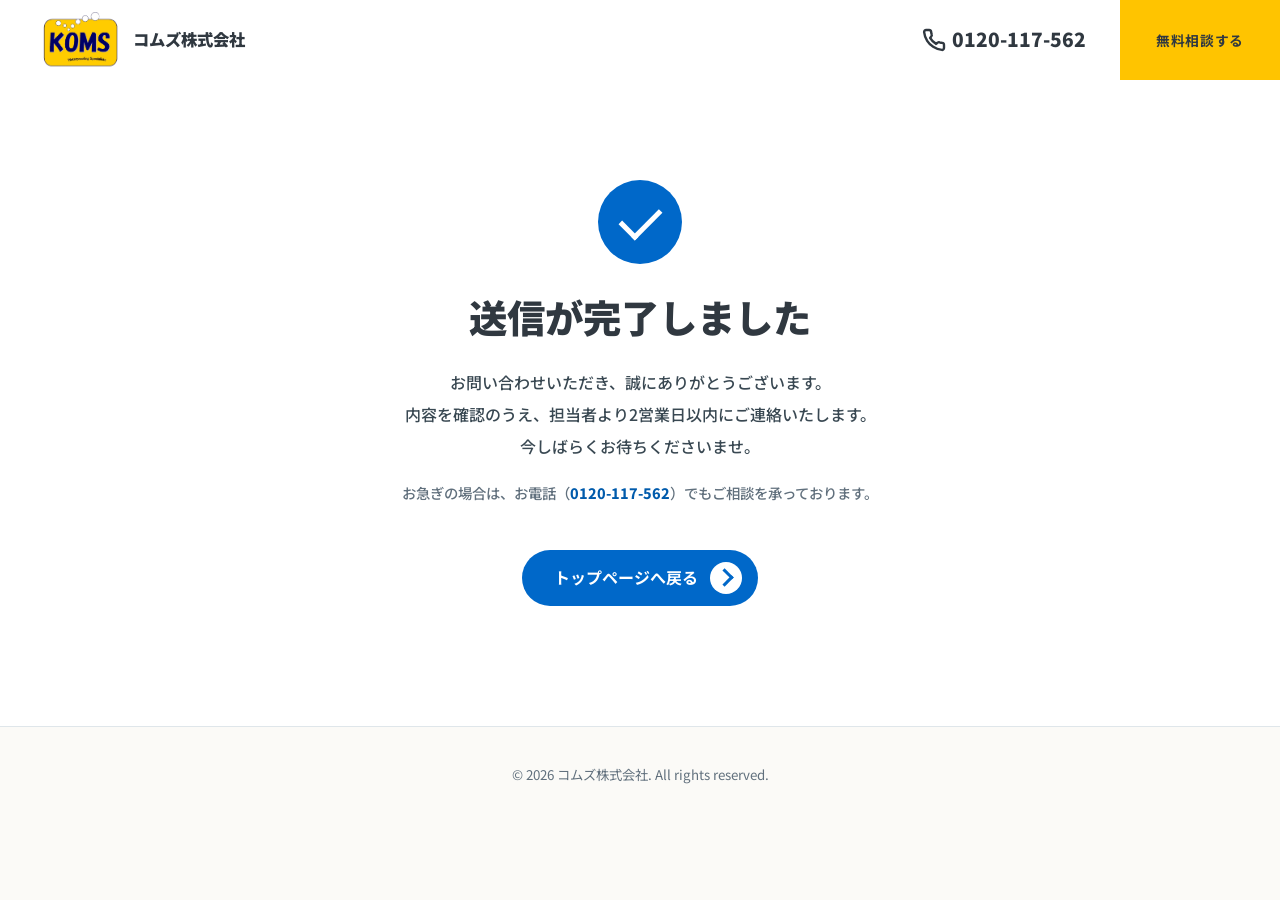
<file: thanks.html>
<!DOCTYPE html>
<html lang="ja">
<head>
  <meta charset="UTF-8">
  <meta name="viewport" content="width=device-width, initial-scale=1.0">
  <meta name="robots" content="noindex">
  <meta name="description" content="お問い合わせありがとうございました。">
  <title>送信完了 | コムズ株式会社</title>
  <link rel="icon" href="assets/images/favicon.png" type="image/png">
  <link rel="apple-touch-icon" href="assets/images/favicon.png">
  <link rel="preconnect" href="https://fonts.googleapis.com">
  <link rel="preconnect" href="https://fonts.gstatic.com" crossorigin>
  <link href="https://fonts.googleapis.com/css2?family=Noto+Sans+JP:wght@400;500;700;900&display=swap" rel="stylesheet">
  <link rel="stylesheet" href="assets/css/style.css">
</head>
<body>
  <!-- Header -->
  <header class="site-header">
    <div class="site-header__inner">
      <a class="site-logo" href="index.html" aria-label="コムズ株式会社 トップへ">
        <img class="site-logo__mark" src="assets/images/logo.png" alt="">
        <span class="site-logo__name">コムズ株式会社</span>
      </a>

      <div class="header-actions">
        <a class="header-phone" href="tel:0120117562">0120-117-562</a>
        <a class="header-cta" href="index.html#contact">無料相談する</a>
      </div>
    </div>
  </header>
  <!-- /Header -->

  <main>
    <section class="thanks" aria-labelledby="thanks-title">
      <div class="section__inner thanks__inner">
        <span class="thanks__check" aria-hidden="true"></span>
        <h1 id="thanks-title" class="thanks__title">送信が完了しました</h1>
        <p class="thanks__message">
          お問い合わせいただき、誠にありがとうございます。<br>
          内容を確認のうえ、担当者より2営業日以内にご連絡いたします。<br>
          今しばらくお待ちくださいませ。
        </p>
        <p class="thanks__note">
          お急ぎの場合は、お電話（<a href="tel:0120117562">0120-117-562</a>）でもご相談を承っております。
        </p>
        <a class="thanks__button" href="index.html">
          トップページへ戻る
          <span aria-hidden="true"></span>
        </a>
      </div>
    </section>
  </main>

  <!-- Footer -->
  <footer class="site-footer">
    <small>&copy; 2026 コムズ株式会社. All rights reserved.</small>
  </footer>
  <!-- /Footer -->

  <script src="assets/js/main.js"></script>
</body>
</html>
</file>
<file: assets/css/style.css>
:root {
  --color-text: #303840;
  --color-muted: #61707d;
  --color-primary: #0f8b8d;
  --color-primary-dark: #0a5f61;
  --color-accent: #f6c85f;
  --color-bg: #fbfaf7;
  --color-surface: #ffffff;
  --color-line: #dfe6ea;
  --shadow-soft: 0 18px 50px rgba(29, 37, 44, 0.12);
  --container: 1120px;
  --section-kicker-size: clamp(1.22rem, 2.3vw, 1.65rem);
  --section-title-size: clamp(2rem, 4vw, 3rem);
}

/* Base */
* {
  box-sizing: border-box;
}

html {
  scroll-behavior: smooth;
  overflow-x: hidden;
}

body {
  margin: 0;
  color: var(--color-text);
  background: var(--color-bg);
  font-family: "Noto Sans JP", system-ui, sans-serif;
  line-height: 1.8;
}

img {
  display: block;
  max-width: 100%;
}

.visually-hidden {
  position: absolute;
  width: 1px;
  height: 1px;
  padding: 0;
  margin: -1px;
  overflow: hidden;
  clip: rect(0, 0, 0, 0);
  white-space: nowrap;
  border: 0;
}

a {
  color: inherit;
  text-decoration: none;
}

/* Header */
.site-header {
  position: fixed;
  top: 0;
  left: 0;
  right: 0;
  z-index: 20;
  color: var(--color-text);
  background: #fff;
}

.site-header.is-scrolled {
  color: var(--color-text);
  background: rgba(255, 255, 255, 0.94);
  box-shadow: 0 8px 24px rgba(29, 37, 44, 0.08);
}

.site-header__inner {
  display: flex;
  align-items: center;
  justify-content: space-between;
  width: 100%;
  min-height: 80px;
  margin: 0;
  padding-left: clamp(20px, 3.3vw, 40px);
  gap: 28px;
}

.site-logo {
  display: inline-flex;
  align-items: center;
  gap: 12px;
  color: #005bac;
  font-weight: 900;
  letter-spacing: 0;
  line-height: 1.1;
  white-space: nowrap;
}

.site-logo__mark {
  width: auto;
  height: clamp(40px, 4.3vw, 56px);
}

.site-logo__name {
  color: var(--color-text);
  font-size: 1.02rem;
  font-weight: 900;
}

.header-actions {
  display: flex;
  align-items: center;
  justify-content: flex-end;
  gap: 34px;
  margin-left: auto;
}

.header-phone {
  display: inline-flex;
  align-items: center;
  gap: 6px;
  color: var(--color-text);
  font-size: 1.2rem;
  font-weight: 900;
  line-height: 1;
  white-space: nowrap;
}

.header-phone::before {
  width: 24px;
  height: 24px;
  background: currentColor;
  content: "";
  mask: url("data:image/svg+xml,%3Csvg xmlns='http://www.w3.org/2000/svg' viewBox='0 0 24 24' fill='none' stroke='%23000' stroke-width='2.4' stroke-linecap='round' stroke-linejoin='round'%3E%3Cpath d='M22 16.92v3a2 2 0 0 1-2.18 2 19.79 19.79 0 0 1-8.63-3.07 19.5 19.5 0 0 1-6-6A19.79 19.79 0 0 1 2.12 4.18 2 2 0 0 1 4.11 2h3a2 2 0 0 1 2 1.72c.12.9.32 1.77.59 2.61a2 2 0 0 1-.45 2.11L8.09 9.91a16 16 0 0 0 6 6l1.47-1.16a2 2 0 0 1 2.11-.45c.84.27 1.71.47 2.61.59A2 2 0 0 1 22 16.92z'/%3E%3C/svg%3E") center / contain no-repeat;
}

.header-phone:hover,
.header-phone:focus-visible {
  color: var(--color-primary-dark);
}

.header-cta {
  display: inline-flex;
  align-items: center;
  justify-content: center;
  align-self: stretch;
  min-width: 160px;
  min-height: 80px;
  padding: 0 24px;
  color: var(--color-text);
  background: #ffc400;
  border-radius: 0;
  font-size: 0.86rem;
  font-weight: 700;
  white-space: nowrap;
  letter-spacing: 0.05em;
}

.site-header.is-scrolled .header-cta {
  color: var(--color-text);
  background: #ffc400;
}

/* Hero */
.hero {
  position: relative;
  background: #fff;
}

.section__inner {
  width: min(100% - 40px, var(--container));
  margin: 0 auto;
}

.hero__image {
  width: 100%;
  height: auto;
}

.hero__cta {
  position: absolute;
  left: 50%;
  bottom: 8%;
  display: inline-flex;
  align-items: center;
  justify-content: center;
  gap: clamp(10px, 1vw, 14px);
  width: clamp(320px, 42vw, 486px);
  min-height: clamp(54px, 4.6vw, 66px);
  padding: 0 clamp(8px, 1vw, 12px) 0 clamp(26px, 2.8vw, 36px);
  color: #fff;
  background: #0068c9;
  border: 0;
  border-radius: 999px;
  box-shadow: 0 10px 22px rgba(0, 75, 150, 0.18);
  font-size: clamp(1rem, 1.45vw, 1.22rem);
  font-weight: 700;
  line-height: 1.35;
  letter-spacing: 0.04em;
  transform: translateX(-50%);
  transition: background 0.2s ease, box-shadow 0.2s ease, transform 0.2s ease;
}

.hero__cta:hover,
.hero__cta:focus-visible {
  background: #005bac;
  box-shadow: 0 14px 28px rgba(0, 75, 150, 0.24);
  transform: translate(-50%, -2px);
}

.hero__cta-icon {
  position: relative;
  flex: 0 0 auto;
  display: inline-grid;
  place-items: center;
  width: clamp(34px, 3vw, 40px);
  height: clamp(34px, 3vw, 40px);
  background: #fff;
  border-radius: 50%;
}

.hero__cta-icon::before {
  width: 32%;
  height: 32%;
  border-top: 3px solid #0068c9;
  border-right: 3px solid #0068c9;
  content: "";
  transform: translateX(-8%) rotate(45deg);
}

/* Empathy */
.empathy {
  position: relative;
  isolation: isolate;
  padding: 88px 0 96px;
  background: #fff url("../images/relate-bg.webp") center top / cover no-repeat;
}

.empathy::before {
  position: absolute;
  inset: 0;
  z-index: -1;
  background: rgba(255, 255, 255, 0.35);
  content: "";
}

.empathy__inner {
  text-align: center;
}

.empathy__title-image {
  width: min(100%, 320px);
  margin: 0 auto 22px;
}

.empathy__title {
  display: grid;
  justify-items: center;
  gap: 20px;
  margin: 0 auto 80px;
  text-align: center;
}

.empathy__title-sub {
  display: inline-block;
  padding-bottom: 6px;
  color: var(--color-text);
  border-bottom: 2px solid currentColor;
  font-size: var(--section-kicker-size);
  font-weight: 900;
  line-height: 1.25;
}

.empathy__title-main {
  display: block;
  padding-bottom: 8px;
  color: #005bac;
  border-bottom: 2px solid currentColor;
  font-size: var(--section-title-size);
  font-weight: 900;
  line-height: 1.22;
}

.empathy__content {
  --empathy-content-width: 960px;
  max-width: var(--empathy-content-width);
  margin: 0 auto;
  color: var(--color-text);
  text-align: left;
}

.empathy-season {
  position: relative;
  padding-top: 80px;
}

.empathy-season + .empathy-season {
  margin-top: 56px;
}

.empathy-season__heading {
  position: absolute;
  top: 0;
  left: 0;
  width: 100%;
  margin: 0;
  display: grid;
  place-items: center;
  color: var(--color-text);
  font-size: clamp(1.25rem, 2.4vw, 1.8rem);
  font-weight: 900;
  line-height: 1.25;
  text-align: center;
}

.empathy-season__heading img {
  grid-area: 1 / 1;
  width: 100%;
  height: auto;
}

.empathy-season__heading span {
  position: relative;
  z-index: 1;
  grid-area: 1 / 1;
  padding: 0 32px 30px;
}

.empathy-season--winter .empathy-season__heading {
  color: #fff;
}

.empathy-card-list {
  display: grid;
  gap: 56px;
  margin-top: 96px;
}

.empathy-card {
  display: grid;
  grid-template-columns: minmax(260px, 1fr) minmax(260px, 1fr);
  align-items: center;
  gap: 38px;
}

.empathy-card--image-right {
  grid-template-columns: minmax(260px, 0.92fr) minmax(280px, 1fr);
}

.empathy-card__visual {
  width: 100%;
  height: auto;
}

.empathy-card__body h4 {
  margin: 0 0 16px;
  color: var(--color-text);
  font-size: clamp(1.25rem, 2.1vw, 1.7rem);
  font-weight: 900;
  line-height: 1.5;
}

.empathy-card__body h4 span {
  color: #00a7d8;
}

.empathy-card__body p {
  margin: 0;
  color: #394852;
  font-size: 0.98rem;
  font-weight: 500;
  line-height: 1.9;
}

/* Problem */
.problem {
  padding: 260px 0 96px;
  background: #fff;
}

.problem__inner {
  position: relative;
  max-width: 1120px;
}

.problem__panel {
  position: relative;
  overflow: hidden;
  /* width: min(100%, 980px); */
  margin: 0 auto;
  padding: 72px 48px 56px;
  background: #ffc400;
  border-radius: 18px;
  box-shadow: 18px 18px 18px rgba(29, 37, 44, 0.28);
  text-align: center;
}

.problem__panel::before,
.problem__panel::after {
  position: absolute;
  background: rgba(221, 170, 0, 0.22);
  border-radius: 999px;
  content: "";
}

.problem__panel::before {
  top: -44px;
  right: -26px;
  width: 220px;
  height: 220px;
}

.problem__panel::after {
  right: 44px;
  bottom: -110px;
  width: 360px;
  height: 220px;
  transform: rotate(-10deg);
}

.problem__title {
  position: relative;
  z-index: 1;
  display: flex;
  flex-wrap: wrap;
  align-items: baseline;
  justify-content: center;
  margin: 0 0 34px;
  color: #2f3438;
  font-weight: 900;
  line-height: 1.35;
}

.problem__title span {
  font-size: var(--section-kicker-size);
  padding-bottom: 6px;
}

.problem__title span:first-child {
  width: 100%;
}

.problem__title strong {
  font-size: var(--section-title-size);
  line-height: 1.1;
}

.problem__main-image {
  position: relative;
  z-index: 1;
  width: min(100%, 420px);
  margin: 0 auto;
}

.problem__message {
  position: relative;
  z-index: 1;
  width: min(100%, 520px);
  margin: 0 auto;
  padding: 28px 34px;
  color: #242b31;
  background: #fff;
  border: 4px solid #4a4f55;
  border-radius: 16px;
  box-shadow: 12px 12px 0 #34373a;
  font-size: clamp(1.25rem, 2.4vw, 1.8rem);
  font-weight: 900;
  line-height: 1.55;
}

.problem__people {
  position: absolute;
  z-index: 2;
  height: auto;
  pointer-events: none;
}

.problem__people--left {
  top: -182px;
  left: -40px;
  width: 360px;
}

.problem__people--right {
  top: 0;
  right: 36px;
  width: 292px;
  transform: translateY(-100%);
  transform-origin: bottom right;
}

/* Solution */
.solution {
  padding: 88px 0 0;
  background: #fff;
}

.solution__heading {
  width: min(100% - 40px, 980px);
  margin: 0 auto 70px;
  color: #005bac;
  text-align: center;
}

.solution__heading p {
  display: inline-block;
  margin: 0 0 18px;
  padding-bottom: 6px;
  border-bottom: 2px solid currentColor;
  font-size: var(--section-kicker-size);
  font-weight: 900;
  line-height: 1.35;
}

.solution__heading h2 {
  display: inline-block;
  margin: 0;
  padding-bottom: 8px;
  border-bottom: 2px solid currentColor;
  font-size: var(--section-title-size);
  font-weight: 900;
  line-height: 1.28;
}

.solution__blocks {
  overflow: hidden;
}

.solution-block {
  padding: 72px 0;
}

.solution-block--yellow {
  background: #ffc400;
  border-top-left-radius: 56px;
}

.solution-block--point3 {
  position: relative;
  isolation: isolate;
  background: transparent;
}

.solution-block--point3::before,
.solution-block--point3::after {
  position: absolute;
  inset: 0;
  content: "";
}

.solution-block--point3::before {
  z-index: -2;
  background: #0068bd;
}

.solution-block--point3::after {
  z-index: -1;
  background: #ffc400;
  border-top-left-radius: 56px;
}

.solution-block--blue {
  position: relative;
  isolation: isolate;
  color: #fff;
  background: transparent;
  border-top-right-radius: 56px;
}

.solution-block--blue::before,
.solution-block--blue::after {
  position: absolute;
  inset: 0;
  content: "";
}

.solution-block--blue::before {
  z-index: -2;
  background: #ffc400;
}

.solution-block--blue::after {
  z-index: -1;
  background: #0068bd;
  border-top-right-radius: 56px;
}

.solution-block__inner {
  display: grid;
  grid-template-columns: minmax(280px, 0.95fr) minmax(320px, 1.05fr);
  align-items: center;
  gap: 72px;
}

.solution-block--blue .solution-block__inner {
  grid-template-columns: minmax(320px, 1.05fr) minmax(280px, 0.95fr);
}

.solution-block__label {
  display: block;
  margin-bottom: 22px;
  font-size: 1.05rem;
  font-weight: 800;
  letter-spacing: 0;
}

.solution-block__text h3 {
  margin: 0 0 30px;
  color: #2f3438;
  font-size: clamp(1.7rem, 3vw, 2.45rem);
  font-weight: 900;
  line-height: 1.35;
}

.solution-block__text .solution-block__title--large {
  font-size: 40px;
}

.solution-block--blue .solution-block__text h3 {
  color: #fff;
}

.solution-block__text p {
  margin: 0 0 16px;
  color: #2f3438;
  font-size: 0.96rem;
  font-weight: 500;
  line-height: 1.9;
}

.solution-block--blue .solution-block__text p {
  color: #fff;
}

.solution-block__text p:last-child {
  margin-bottom: 0;
}

.solution-block__image {
  width: 100%;
  height: auto;
}

/* CTA */
.cta-section {
  padding: 80px 0 84px;
  background: #fff;
}

.cta-section__inner {
  position: relative;
  display: grid;
  grid-template-columns: minmax(360px, 0.86fr) minmax(420px, 1.14fr);
  align-items: center;
  width: calc(100vw - max(20px, (100vw - var(--container)) / 2));
  max-width: none;
  margin-right: 0;
  margin-left: max(20px, (100vw - var(--container)) / 2);
  min-height: 500px;
  overflow: hidden;
  padding: 52px 64px;
  background: #ffc400;
  border-radius: 14px;
}

.cta-section__content {
  position: relative;
  z-index: 1;
  max-width: 520px;
}

.cta-section__eyebrow {
  display: inline-block;
  margin: 0 0 14px;
  padding-bottom: 4px;
  border-bottom: 2px solid currentColor;
  color: #2f3438;
  font-size: clamp(1.08rem, 1.35vw, 1.24rem);
  font-weight: 900;
  line-height: 1.35;
  white-space: nowrap;
}

.cta-section h2 {
  margin: 0 0 24px;
  color: #2f3438;
  font-size: clamp(1.8rem, 3vw, 2.45rem);
  font-weight: 900;
  line-height: 1.3;
  white-space: nowrap;
}

.cta-section__button {
  display: inline-flex;
  align-items: center;
  gap: 14px;
  min-height: 56px;
  padding: 0 20px 0 30px;
  color: #2f3438;
  background: #fff;
  border-radius: 999px;
  font-size: 1.16rem;
  font-weight: 700;
  white-space: nowrap;
}

.cta-section__button span {
  position: relative;
  display: inline-grid;
  place-items: center;
  width: 34px;
  height: 34px;
  background: #ffc400;
  border-radius: 50%;
}

.cta-section__button span::before {
  width: 32%;
  height: 32%;
  border-top: 2px solid #fff;
  border-right: 2px solid #fff;
  content: "";
  transform: translateX(-8%) rotate(45deg);
}

.cta-section__image {
  position: absolute;
  right: 0;
  bottom: 0;
  max-width: 52%;
  max-height: 84%;
  object-fit: contain;
  object-position: right bottom;
}

/* Material */
.material {
  padding: 86px 0 92px;
  background: #fff;
}

.material__inner {
  width: min(100% - 40px, 980px);
  text-align: center;
}

.material__heading {
  color: #005bac;
  margin-bottom: 52px;
}

.material__heading p,
.material__heading h2 {
  display: inline-block;
  border-bottom: 2px solid currentColor;
  font-weight: 900;
  line-height: 1.3;
}

.material__heading p {
  margin: 0 0 14px;
  padding-bottom: 5px;
  font-size: var(--section-kicker-size);
}

.material__heading h2 {
  margin: 0;
  padding: 0 6px 8px;
  font-size: var(--section-title-size);
}

.material__lead {
  margin: 0 0 80px;
  color: #2f3438;
  font-size: clamp(1rem, 1.45vw, 1.22rem);
  font-weight: 900;
  line-height: 1.9;
}

.material-card {
  position: relative;
  display: grid;
  grid-template-columns: minmax(270px, 0.78fr) minmax(420px, 1.22fr);
  align-items: center;
  gap: 12px;
  min-height: 430px;
  overflow: visible;
  padding: 52px 34px 30px 56px;
  background: #fff;
  border: 4px solid #d6d6d6;
  border-radius: 18px;
  text-align: left;
}

.material-card__points {
  position: relative;
  z-index: 1;
  display: grid;
  gap: 38px;
}

.material-point {
  position: relative;
  display: grid;
  grid-template-columns: 1fr;
  gap: 12px;
}

.material-point::after {
  position: absolute;
  top: 15px;
  left: 168px;
  z-index: 0;
  width: clamp(250px, 34vw, 430px);
  border-top: 1px dashed #7d7d7d;
  content: "";
}

.material-point::before {
  position: absolute;
  top: 12px;
  left: min(calc(168px + 34vw), 598px);
  z-index: 1;
  width: 6px;
  height: 6px;
  background: #2f3438;
  border-radius: 50%;
  content: "";
}

.material-point h3 {
  position: relative;
  z-index: 2;
  display: inline-block;
  width: fit-content;
  margin: 0;
  padding-right: 12px;
  color: #2f3438;
  background: #fff;
  font-size: 1rem;
  font-weight: 900;
  line-height: 1.4;
}

.material-point p {
  max-width: 320px;
  margin: 0;
  color: #4a4a4a;
  font-size: 0.74rem;
  font-weight: 500;
  line-height: 1.65;
}

.material-card__visual {
  position: static;
  align-self: stretch;
  min-height: 340px;
}

.material-card__visual img {
  position: absolute;
  right: calc((100vw - 100%) / -2);
  bottom: -84px;
  width: min(130%, 750px);
  height: auto;
}

.material__note {
  margin: 34px 0 0;
  color: #2f3438;
  font-size: 0.98rem;
  font-weight: 800;
}

/* Compare */
.compare {
  padding: 96px 0 110px;
  background:
    linear-gradient(90deg, rgba(143, 111, 77, 0.12) 1px, transparent 1px) 0 0 / 110px 100%,
    repeating-linear-gradient(90deg, rgba(176, 134, 87, 0.16) 0 8px, transparent 8px 96px),
    #fff8df;
}

.compare__heading {
  margin-bottom: 78px;
  color: #303840;
  text-align: center;
}

.compare__heading p,
.compare__heading h2 {
  width: fit-content;
  margin-right: auto;
  margin-left: auto;
  border-bottom: 2px solid currentColor;
  font-weight: 900;
  line-height: 1.18;
}

.compare__heading p {
  display: block;
  margin-top: 0;
  margin-bottom: 24px;
  padding-bottom: 7px;
  font-size: var(--section-kicker-size);
}

.compare__heading h2 {
  display: block;
  margin-top: 0;
  margin-bottom: 0;
  padding-bottom: 12px;
  font-size: var(--section-title-size);
}

.compare-cards {
  display: grid;
  grid-template-columns: repeat(2, minmax(300px, 1fr));
  gap: 42px;
  max-width: 1000px;
  margin: 0 auto;
}

.compare-card {
  position: relative;
  padding: 92px 42px 44px;
  background: #fff;
  border: 3px solid #d4d9df;
  border-radius: 12px;
}

.compare-card h3 {
  position: absolute;
  top: -30px;
  left: 50%;
  min-width: 280px;
  margin: 0;
  padding: 18px 28px;
  color: #2f3438;
  background: #ffc400;
  border-radius: 999px;
  font-size: 1.16rem;
  font-weight: 900;
  line-height: 1.2;
  text-align: center;
  transform: translateX(-50%);
}

.compare-card h3 small {
  color: #5d6369;
  font-size: 0.68rem;
}

.compare-card__image {
  width: min(100%, 360px);
  margin: 0 auto 32px;
}

.compare-list {
  display: grid;
  gap: 28px;
  padding: 0;
  margin: 0;
  list-style: none;
}

.compare-list li {
  position: relative;
  display: flex;
  align-items: center;
  min-height: 44px;
  padding-left: 52px;
  color: #4c5257;
  font-size: 0.96rem;
  font-weight: 600;
  line-height: 1.75;
}

.compare-list li::before {
  position: absolute;
  top: 50%;
  left: 0;
  display: grid;
  place-items: center;
  width: 34px;
  height: 34px;
  color: #8d9297;
  background: #e5e5e5;
  border-radius: 50%;
  font-size: 1.2rem;
  font-weight: 900;
  transform: translateY(-50%);
  content: "✓";
}

.compare-list--primary li::before {
  color: #2f3438;
  background: #ffc400;
}

/* Voice */
.voice {
  position: relative;
  overflow: hidden;
  min-height: 820px;
  padding: 72px 0 80px;
  background: #fff8df url("../images/voice-bg.webp") center / cover no-repeat;
}

.voice__inner {
  position: relative;
  min-height: 740px;
}

.voice__heading {
  color: #303840;
  text-align: center;
}

.voice__heading p,
.voice__heading h2 {
  display: inline-block;
  border-bottom: 2px solid currentColor;
  font-weight: 900;
  line-height: 1.3;
}

.voice__heading p {
  margin: 0 0 10px;
  padding-bottom: 4px;
  font-size: var(--section-kicker-size);
}

.voice__heading h2 {
  margin: 0;
  padding-bottom: 6px;
  font-size: var(--section-title-size);
}

.voice-cards {
  position: relative;
  z-index: 2;
  min-height: 610px;
}

.voice-card {
  position: absolute;
  width: min(100%, 390px);
  padding: 22px 28px 20px;
  background: #fff;
  box-shadow: 0 8px 16px rgba(29, 37, 44, 0.14);
}

.voice-card__avatar {
  position: absolute;
  top: -26px;
  left: -28px;
  width: 58px;
  height: 58px;
  overflow: hidden;
  background: #fff;
  border: 3px solid #ffc400;
  border-radius: 50%;
}

.voice-card__avatar img {
  width: 100%;
  height: 100%;
  border-radius: 50%;
  object-fit: cover;
  object-position: center 20%;
}

.voice-card__name {
  margin: 0 0 6px;
  color: #555;
  font-size: 0.76rem;
  font-weight: 800;
}

.voice-card__title {
  margin: 0 0 8px;
  color: #303840;
  font-size: 0.98rem;
  font-weight: 900;
  line-height: 1.45;
}

.voice-card p:not(.voice-card__name) {
  margin: 0;
  color: #4a4f54;
  font-size: 0.82rem;
  font-weight: 600;
  line-height: 1.65;
}

.voice-card--one {
  top: 60px;
  left: 140px;
}

.voice-card--two {
  top: 180px;
  right: 140px;
}

.voice-card--three {
  top: 300px;
  left: 140px;
}

.voice-card--four {
  top: 420px;
  right: 140px;
}

.voice-card--two .voice-card__avatar,
.voice-card--four .voice-card__avatar {
  left: auto;
  right: -28px;
}

.voice__people {
  position: absolute;
  z-index: 1;
  bottom: -104px;
  left: -160px;
  width: min(34vw, 360px);
}

.voice__work {
  position: absolute;
  right: -140px;
  bottom: -88px;
  width: min(42vw, 520px);
}

/* Process */
.process {
  position: relative;
  overflow: hidden;
  padding: 88px 0 96px;
  background: #fff;
}

.process::before {
  position: absolute;
  inset: 0;
  background-image: radial-gradient(#0068bd 2px, transparent 2px);
  background-size: 18px 18px;
  content: "";
  mask:
    linear-gradient(#000 0 0) left top / 170px 170px no-repeat,
    linear-gradient(#000 0 0) right top / 170px 170px no-repeat,
    linear-gradient(#000 0 0) left bottom / 170px 170px no-repeat,
    linear-gradient(#000 0 0) right bottom / 170px 170px no-repeat;
  pointer-events: none;
}

.process__inner {
  position: relative;
  z-index: 1;
}

.process__heading {
  margin-bottom: 68px;
  color: #005bac;
  text-align: center;
}

.process__heading p,
.process__heading h2 {
  display: inline-block;
  border-bottom: 2px solid currentColor;
  font-weight: 900;
  line-height: 1.3;
}

.process__heading p {
  margin: 0 0 16px;
  padding-bottom: 5px;
  font-size: var(--section-kicker-size);
}

.process__heading h2 {
  margin: 0;
  padding-bottom: 8px;
  font-size: var(--section-title-size);
}

.process-list {
  display: grid;
  gap: 18px;
  max-width: 960px;
  padding: 0;
  margin: 0 auto;
  list-style: none;
}

.process-list li {
  display: grid;
  grid-template-columns: 34px 88px 1fr;
  align-items: center;
  gap: 18px;
  min-height: 92px;
  padding: 18px 26px;
}

.process-list li:nth-child(even) {
  background: #edf5fb;
}

.process-list__number {
  display: grid;
  place-items: center;
  width: 28px;
  height: 28px;
  color: #fff;
  background: #0068bd;
  border-radius: 50%;
  font-size: 0.7rem;
  font-weight: 700;
}

.process-list__icon {
  box-sizing: border-box;
  display: grid;
  place-items: center;
  width: 74px;
  height: 74px;
  padding: 18px;
  background: #fff;
  border: 4px solid #0068bd;
  border-radius: 50%;
}

.process-list__icon img {
  width: 100%;
  height: 100%;
  border-radius: 0;
  object-fit: contain;
}

.process-list h3 {
  margin: 0 0 7px;
  color: #005bac;
  font-size: 1rem;
  font-weight: 900;
  line-height: 1.35;
}

.process-list p {
  margin: 0;
  color: #3c4852;
  font-size: 0.82rem;
  font-weight: 500;
  line-height: 1.7;
}

/* Typography */
.eyebrow {
  margin: 0 0 12px;
  color: var(--color-primary-dark);
  font-size: 0.82rem;
  font-weight: 900;
  letter-spacing: 0.08em;
  text-transform: uppercase;
}

h1,
h2,
h3,
p {
  margin-top: 0;
}

h1 {
  margin-bottom: 24px;
  font-size: clamp(2.3rem, 5vw, 4.4rem);
  line-height: 1.18;
  letter-spacing: 0;
}

h2 {
  margin-bottom: 16px;
  font-size: clamp(1.9rem, 3.2vw, 3rem);
  line-height: 1.28;
  letter-spacing: 0;
}

h3 {
  margin-bottom: 10px;
  font-size: 1.22rem;
  line-height: 1.45;
}

/* Buttons */
.button {
  display: inline-flex;
  align-items: center;
  justify-content: center;
  min-height: 52px;
  padding: 0 24px;
  border: 1px solid transparent;
  border-radius: 999px;
  font-weight: 800;
  transition: transform 0.2s ease, box-shadow 0.2s ease, background 0.2s ease;
}

.button:hover,
.button:focus-visible {
  transform: translateY(-2px);
}

.button--primary {
  color: #fff;
  background: var(--color-primary);
  box-shadow: 0 12px 28px rgba(15, 139, 141, 0.24);
}

.button--secondary {
  color: var(--color-primary-dark);
  background: var(--color-surface);
  border-color: rgba(15, 139, 141, 0.22);
}

/* Sections */
.section {
  padding: 88px 0;
}

.section--light {
  background: #f3f7f6;
}

.section--accent {
  padding: 52px 0;
  background: var(--color-primary-dark);
  color: #fff;
}

.section-heading {
  max-width: 720px;
  margin-bottom: 40px;
}

.section-heading p:not(.eyebrow) {
  color: var(--color-muted);
}


/* Flow */
.flow-list {
  display: grid;
  grid-template-columns: repeat(3, 1fr);
  gap: 20px;
  padding: 0;
  margin: 0;
  list-style: none;
}

.flow-list li {
  padding: 26px;
  background: var(--color-surface);
  border-left: 4px solid var(--color-accent);
  border-radius: 8px;
}

.flow-list span {
  display: block;
  margin-bottom: 14px;
  color: var(--color-primary);
  font-size: 0.82rem;
  font-weight: 900;
}

/* FAQ */
.faq-list {
  display: grid;
  gap: 14px;
}

.faq-list details {
  padding: 20px 22px;
  background: var(--color-surface);
  border: 1px solid var(--color-line);
  border-radius: 8px;
}

.faq-list summary {
  cursor: pointer;
  font-weight: 800;
}

.faq-list p {
  margin: 14px 0 0;
}

/* Contact */
.contact__inner {
  display: flex;
  align-items: center;
  justify-content: space-between;
  gap: 32px;
  padding: 44px;
  background: var(--color-surface);
  border: 1px solid var(--color-line);
  border-radius: 8px;
  box-shadow: var(--shadow-soft);
}

.contact__inner > div {
  max-width: 680px;
}

/* Contact Form */
.contact-form {
  overflow: hidden;
  background: #ffc400;
}

.contact-form__inner {
  position: relative;
  padding: 74px 0 120px;
}

.contact-form__heading {
  margin-bottom: 48px;
  color: #303840;
  text-align: center;
}

.contact-form__heading p,
.contact-form__heading h2 {
  display: inline-block;
  border-bottom: 2px solid currentColor;
  font-weight: 900;
  line-height: 1.3;
}

.contact-form__heading p {
  margin: 0 0 14px;
  padding-bottom: 5px;
  font-size: var(--section-kicker-size);
}

.contact-form__heading h2 {
  margin: 0;
  padding-bottom: 7px;
  font-size: var(--section-title-size);
}

.contact-form__body {
  position: relative;
  z-index: 1;
  display: grid;
  gap: 24px;
  max-width: 860px;
  margin: 0 auto;
}

.contact-form__grid {
  display: grid;
  grid-template-columns: repeat(2, minmax(0, 1fr));
  gap: 24px 42px;
}

.contact-form label {
  display: grid;
  gap: 8px;
  color: #303840;
  font-size: 0.9rem;
  font-weight: 700;
}

.contact-form label b {
  color: #e33b2f;
}

.contact-form input,
.contact-form select,
.contact-form textarea {
  width: 100%;
  min-height: 58px;
  padding: 0 22px;
  color: #303840;
  background: #fff;
  border: 2px solid #b8c0c7;
  border-radius: 10px;
  font: inherit;
  font-weight: 600;
  outline: none;
}

.contact-form input::placeholder,
.contact-form textarea::placeholder {
  color: #c9c9c9;
}

.contact-form textarea::placeholder {
  font-weight: 500;
}

.contact-form select {
  color: #777;
  appearance: none;
  background-image:
    linear-gradient(45deg, transparent 50%, #8b8b8b 50%),
    linear-gradient(135deg, #8b8b8b 50%, transparent 50%);
  background-position:
    calc(100% - 28px) 50%,
    calc(100% - 20px) 50%;
  background-size: 8px 8px, 8px 8px;
  background-repeat: no-repeat;
}

.contact-form textarea {
  min-height: 210px;
  padding-top: 20px;
  resize: vertical;
}

.contact-form input:focus,
.contact-form select:focus,
.contact-form textarea:focus {
  border-color: #005bac;
  box-shadow: 0 0 0 3px rgba(0, 91, 172, 0.18);
}

.contact-form__trap {
  position: absolute;
  left: -9999px;
}

.contact-form__submit {
  justify-self: center;
  min-width: 220px;
  min-height: 64px;
  margin-top: 26px;
  color: #fff;
  background: #303840;
  border: 0;
  font-size: 1rem;
  font-weight: 900;
  cursor: pointer;
}

.contact-form__worker {
  position: absolute;
  bottom: 0;
  pointer-events: none;
}

.contact-form__worker--left {
  left: max(-160px, calc((100vw - var(--container)) / -2 - 70px));
  width: min(34vw, 360px);
}

.contact-form__worker--right {
  right: max(-150px, calc((100vw - var(--container)) / -2 - 70px));
  width: min(40vw, 520px);
}

/* Thanks */
.thanks {
  padding: 180px 0 120px;
  background: #fff;
  text-align: center;
}

.thanks__inner {
  max-width: 640px;
}

.thanks__check {
  display: grid;
  place-items: center;
  width: 84px;
  height: 84px;
  margin: 0 auto 28px;
  background: #0068c9;
  border-radius: 50%;
}

.thanks__check::before {
  width: 34px;
  height: 18px;
  border-bottom: 5px solid #fff;
  border-left: 5px solid #fff;
  content: "";
  transform: translateY(-4px) rotate(-45deg);
}

.thanks__title {
  margin: 0 0 24px;
  color: var(--color-text);
  font-size: clamp(1.6rem, 4vw, 2.4rem);
  font-weight: 900;
  line-height: 1.3;
}

.thanks__message {
  margin: 0 0 18px;
  color: #394852;
  font-size: 1rem;
  font-weight: 500;
  line-height: 2;
}

.thanks__note {
  margin: 0 0 44px;
  color: #61707d;
  font-size: 0.9rem;
  font-weight: 500;
}

.thanks__note a {
  color: #005bac;
  font-weight: 800;
}

.thanks__button {
  display: inline-flex;
  align-items: center;
  justify-content: center;
  gap: 12px;
  min-height: 56px;
  padding: 0 16px 0 32px;
  color: #fff;
  background: #0068c9;
  border-radius: 999px;
  font-size: 1rem;
  font-weight: 700;
  transition: background 0.2s ease;
}

.thanks__button:hover,
.thanks__button:focus-visible {
  background: #005bac;
}

.thanks__button span {
  position: relative;
  display: inline-grid;
  place-items: center;
  width: 32px;
  height: 32px;
  background: #fff;
  border-radius: 50%;
}

.thanks__button span::before {
  width: 32%;
  height: 32%;
  border-top: 3px solid #0068c9;
  border-right: 3px solid #0068c9;
  content: "";
  transform: translateX(-8%) rotate(45deg);
}

/* Footer */
.site-footer {
  padding: 32px 20px;
  color: var(--color-muted);
  text-align: center;
  border-top: 1px solid var(--color-line);
}

/* Scroll Reveal */
.reveal {
  opacity: 0;
  transform: translateY(24px);
  transition: opacity 0.6s ease, transform 0.6s ease;
  transition-delay: var(--reveal-delay, 0s);
  will-change: opacity, transform;
}

.reveal.is-visible {
  opacity: 1;
  transform: translateY(0);
}

@media (prefers-reduced-motion: reduce) {
  .reveal {
    opacity: 1;
    transform: none;
    transition: none;
  }
}

/* Responsive */
@media (max-width: 900px) {
  .hero {
    padding-top: 0;
  }

  .empathy {
    padding: 72px 0 80px;
  }

  .empathy__title-image {
    width: min(100%, 320px);
  }

  .empathy-season {
    padding-top: 68px;
  }

  .empathy-card,
  .empathy-card--image-right {
    grid-template-columns: 1fr;
    gap: 20px;
  }

  .empathy-card--image-right .empathy-card__body {
    order: 2;
  }

  .empathy-card--image-right .empathy-card__visual {
    order: 1;
  }

  .problem {
    padding-top: 180px;
  }

  .problem__panel {
    padding: 58px 28px 48px;
  }

  .problem__people--left {
    top: 0;
    left: 0;
    width: 150px;
    transform: translateY(-65%);
    transform-origin: bottom left;
  }

  .problem__people--right {
    top: 0;
    right: 24px;
    width: 210px;
    transform: translateY(-65%);
    transform-origin: bottom right;
  }

  .solution {
    padding-top: 72px;
  }

  .solution__heading {
    margin-bottom: 52px;
  }

  .solution-block {
    padding: 56px 0;
  }

  .solution-block__inner,
  .solution-block--blue .solution-block__inner {
    grid-template-columns: 1fr;
    justify-items: center;
    gap: 30px;
  }

  .solution-block__text {
    text-align: center;
  }

  .solution-block--blue .solution-block__image {
    order: 2;
  }

  .solution-block--blue .solution-block__text {
    order: 1;
  }

  .solution-block__text .solution-block__title--large {
    font-size: clamp(1.45rem, 3.6vw, 2.2rem);
    line-height: 1.55;
  }

  .cta-section__inner {
    grid-template-columns: 1fr;
    width: min(100% - 40px, var(--container));
    margin: 0 auto;
    padding: 42px 36px 220px;
  }

  .cta-section__image {
    width: min(72%, 460px);
  }

  .material-card {
    grid-template-columns: 1fr;
    gap: 28px;
  }

  .material-card__visual {
    min-height: 320px;
  }

  .material-card__visual img {
    right: 50%;
    bottom: 0;
    width: min(100%, 560px);
    transform: translateX(50%);
  }

  .material-point::before,
  .material-point::after {
    display: none;
  }

  .compare-cards {
    grid-template-columns: 1fr;
    gap: 64px;
  }

  .voice {
    min-height: auto;
    padding: 64px 0 0;
  }

  .voice__inner {
    min-height: auto;
    padding-bottom: 360px;
  }

  .voice-cards {
    display: grid;
    gap: 44px;
    min-height: auto;
    margin-top: 48px;
  }

  .voice-card {
    position: relative;
    top: auto;
    right: auto;
    left: auto;
    width: min(100%, 520px);
    margin: 0 auto;
  }

  /* 画面端でアバターが切れないよう、はみ出し量を抑える */
  .voice-card__avatar {
    left: -10px;
  }

  .voice-card--two .voice-card__avatar,
  .voice-card--four .voice-card__avatar {
    left: auto;
    right: -10px;
  }

  .voice__people {
    bottom: -24px;
    left: -42px;
    width: min(44vw, 300px);
  }

  .voice__work {
    right: -82px;
    bottom: -8px;
    width: min(58vw, 420px);
  }

  .process-list li {
    grid-template-columns: 28px 78px 1fr;
    padding: 18px 20px;
  }

  .feature-grid,
  .flow-list,
  .stats {
    grid-template-columns: 1fr;
  }

  .contact__inner {
    align-items: flex-start;
    flex-direction: column;
    padding: 32px 24px;
  }
}

@media (max-width: 560px) {
  :root {
    --section-kicker-size: clamp(1rem, 4.5vw, 1.25rem);
    --section-title-size: clamp(1.65rem, 7vw, 2rem);
  }

  p br {
    display: none;
  }

  .section__inner {
    width: min(100% - 28px, var(--container));
  }

  .site-header__inner {
    width: 100%;
    min-height: 55px;
    padding-left: 18px;
    gap: 14px;
  }

  .site-logo {
    gap: 8px;
  }

  .site-logo__mark {
    height: 34px;
  }

  .site-logo__name {
    font-size: 0.8rem;
  }

  .header-cta {
    min-width: 108px;
    min-height: 55px;
    padding: 0 16px;
    font-size: 0.78rem;
  }

  .header-actions {
    gap: 8px;
  }

  .header-phone {
    justify-content: center;
    position: relative;
    width: 44px;
    height: 44px;
    flex: 0 0 44px;
    color: var(--color-text);
    background: #fff;
    border: 2px solid var(--color-text);
    border-radius: 0;
    font-size: 0;
  }

  .header-phone::before {
    position: absolute;
    top: 50%;
    left: 50%;
    width: 22px;
    height: 22px;
    transform: translate(-50%, -50%);
  }

  .hero__cta {
    bottom: 25%;
    width: min(88%, 350px);
    min-height: 54px;
    padding: 0 10px 0 20px;
    font-size: 0.9rem;
  }

  .hero__cta-icon {
    width: 34px;
    height: 34px;
  }

  .section {
    padding: 64px 0;
  }

  .empathy {
    padding: 56px 0 64px;
  }

  .empathy__title-image {
    width: min(56%, 210px);
    margin-bottom: 16px;
  }

  .empathy__title {
    gap: 14px;
    width: 100%;
    margin-bottom: 28px;
  }

  .empathy__title-sub {
    font-size: var(--section-kicker-size);
  }

  .empathy__title-main {
    font-size: var(--section-title-size);
  }

  .empathy__content {
    text-align: left;
    line-height: 1.9;
  }

  .empathy-season {
    padding-top: 64px;
  }

  .empathy-season + .empathy-season {
    margin-top: 42px;
  }

  .empathy-season__heading {
    font-size: 1.16rem;
  }

  .empathy-season__heading span {
    padding: 0 18px 6px;
  }

  .empathy-card-list {
    gap: 28px;
    margin-top: 0;
  }

  .empathy-card__body h4 {
    font-size: 1.22rem;
  }

  .empathy-card__body p {
    font-size: 0.94rem;
  }

  .problem {
    padding: 120px 0 64px;
  }

  .problem__panel {
    padding: 48px 18px 38px;
    border-radius: 14px;
    box-shadow: 10px 10px 14px rgba(29, 37, 44, 0.24);
  }

  .problem__title {
    gap: 8px 14px;
    margin-bottom: 26px;
  }

  .problem__title span {
    font-size: var(--section-kicker-size);
  }

  .problem__title strong {
    font-size: var(--section-title-size);
  }

  .problem__main-image {
    width: min(100%, 360px);
    margin-bottom: 24px;
  }

  .problem__message {
    padding: 22px 18px;
    border-width: 3px;
    box-shadow: 8px 8px 0 #34373a;
    font-size: 1.16rem;
  }

  .problem__people--left {
    left: -15px;
    width: 140px;
  }

  .problem__people--right {
    right: 0;
    width: 150px;
  }

  .solution {
    padding-top: 56px;
  }

  .solution__heading {
    width: min(100% - 28px, 980px);
    margin-bottom: 38px;
  }

  .solution__heading p {
    font-size: var(--section-kicker-size);
  }

  .solution__heading h2 {
    font-size: var(--section-title-size);
  }

  .solution-block {
    padding: 42px 0;
  }

  .solution-block--yellow {
    border-top-left-radius: 36px;
  }

  .solution-block--point3::after {
    border-top-left-radius: 36px;
  }

  .solution-block--blue {
    border-top-right-radius: 36px;
  }

  .solution-block--blue::after {
    border-top-right-radius: 36px;
  }

  .solution-block__inner {
    gap: 24px;
  }

  .solution-block__label {
    margin-bottom: 14px;
    font-size: 0.95rem;
  }

  .solution-block__text h3,
  .solution-block__text .solution-block__title--large {
    margin-bottom: 20px;
    font-size: 1.45rem;
    line-height: 1.58;
  }

  .solution-block__text p {
    font-size: 0.9rem;
  }

  .cta-section {
    padding: 48px 0 64px;
  }

  .cta-section__inner {
    min-height: 360px;
    padding: 34px 20px 190px;
    border-radius: 12px;
  }

  .cta-section__content {
    text-align: center;
  }

  .cta-section__eyebrow {
    display: block;
    width: fit-content;
    margin-right: auto;
    margin-left: auto;
    font-size: clamp(0.9rem, 3.9vw, 1rem);
    white-space: nowrap;
  }

  .cta-section h2 {
    font-size: clamp(1.28rem, 6vw, 1.55rem);
  }

  .cta-section__button {
    gap: 12px;
    min-height: 54px;
    padding: 0 18px 0 26px;
    font-size: 1.05rem;
  }

  .cta-section__button span {
    width: 32px;
    height: 32px;
  }

  .cta-section__image {
    right: 0;
    width: min(78%, 310px);
    max-width: none;
  }

  .material {
    padding: 64px 0;
  }

  .material__heading {
    margin-bottom: 34px;
  }

  .material__heading p {
    font-size: var(--section-kicker-size);
  }

  .material__heading h2 {
    font-size: var(--section-title-size);
  }

  .material__lead {
    margin-bottom: 34px;
    font-size: 1.1rem;
  }

  .material-card {
    min-height: auto;
    padding: 32px 22px;
    border-width: 4px;
  }

  .material-card__points {
    gap: 30px;
  }

  .material-point h3 {
    font-size: 1.08rem;
  }

  .material-point p {
    font-size: 0.82rem;
  }

  .material-card__visual {
    min-height: 240px;
  }

  .material-card__visual img {
    right: 50%;
    width: min(125%, 420px);
    transform: translateX(50%);
  }

  .material__note {
    margin-top: 28px;
    font-size: 0.9rem;
  }

  .compare {
    padding: 64px 0 72px;
  }

  .compare__heading {
    margin-bottom: 54px;
  }

  .compare__heading p {
    margin-bottom: 18px;
    padding-bottom: 6px;
    font-size: var(--section-kicker-size);
  }

  .compare__heading h2 {
    padding-bottom: 9px;
    font-size: var(--section-title-size);
  }

  .compare-card {
    padding: 78px 24px 34px;
  }

  .compare-card h3 {
    min-width: 240px;
    padding: 16px 20px;
    font-size: 1rem;
  }

  .compare-card h3 small {
    display: block;
    margin-top: 4px;
    text-align: center;
  }

  .compare-list li {
    padding-left: 44px;
    font-size: 0.88rem;
  }

  .compare-list li::before {
    width: 30px;
    height: 30px;
  }

  .voice {
    padding-top: 52px;
  }

  .voice__inner {
    padding-bottom: 285px;
  }

  .voice__heading p {
    font-size: var(--section-kicker-size);
  }

  .voice__heading h2 {
    font-size: var(--section-title-size);
  }

  .voice-cards {
    margin-top: 38px;
  }

  .voice-card {
    padding: 20px 22px 18px 26px;
  }

  .voice-card__avatar {
    left: -8px;
    width: 42px;
    height: 42px;
  }

  .voice-card--two .voice-card__avatar,
  .voice-card--four .voice-card__avatar {
    left: auto;
    right: -8px;
  }

  .voice__people {
    left: -56px;
    width: min(56vw, 230px);
  }

  .voice__work {
    right: -92px;
    width: min(78vw, 330px);
  }

  .process {
    padding: 64px 0 72px;
  }

  .process::before {
    background-image: radial-gradient(#0068bd 1.5px, transparent 1.5px);
    background-size: 12px 12px;
    mask:
      linear-gradient(#000 0 0) left top / 76px 76px no-repeat,
      linear-gradient(#000 0 0) right top / 76px 76px no-repeat,
      linear-gradient(#000 0 0) left bottom / 76px 76px no-repeat,
      linear-gradient(#000 0 0) right bottom / 76px 76px no-repeat;
  }

  .process__heading {
    margin-bottom: 42px;
  }

  .process__heading p {
    font-size: var(--section-kicker-size);
  }

  .process__heading h2 {
    font-size: var(--section-title-size);
  }

  .process-list {
    gap: 14px;
  }

  .process-list li {
    grid-template-columns: 24px 58px 1fr;
    gap: 12px;
    padding: 16px 14px;
  }

  .process-list__icon {
    width: 52px;
    height: 52px;
    padding: 12px;
    border-width: 3px;
  }

  .process-list h3 {
    font-size: 0.9rem;
  }

  .process-list p {
    font-size: 0.76rem;
  }

  .contact-form__inner {
    padding: 56px 0 210px;
  }

  .contact-form__heading {
    margin-bottom: 34px;
  }

  .contact-form__heading p {
    font-size: var(--section-kicker-size);
  }

  .contact-form__heading h2 {
    font-size: var(--section-title-size);
  }

  .contact-form__grid {
    grid-template-columns: 1fr;
    gap: 20px;
  }

  .contact-form__body {
    gap: 20px;
  }

  .contact-form input,
  .contact-form select,
  .contact-form textarea {
    min-height: 54px;
    padding-right: 18px;
    padding-left: 18px;
    border-width: 2px;
  }

  .contact-form textarea {
    min-height: 180px;
  }

  .contact-form__submit {
    width: min(100%, 220px);
    min-height: 56px;
  }

  .contact-form__worker--left {
    left: -120px;
    width: 240px;
  }

  .contact-form__worker--right {
    right: -110px;
    width: 300px;
  }

  .button {
    width: 100%;
  }

  .thanks {
    padding: 130px 0 80px;
  }

  .thanks__check {
    width: 68px;
    height: 68px;
    margin-bottom: 22px;
  }

  .thanks__message {
    font-size: 0.92rem;
    text-align: left;
  }

  .thanks__note {
    font-size: 0.84rem;
    text-align: left;
  }
}
</file>
